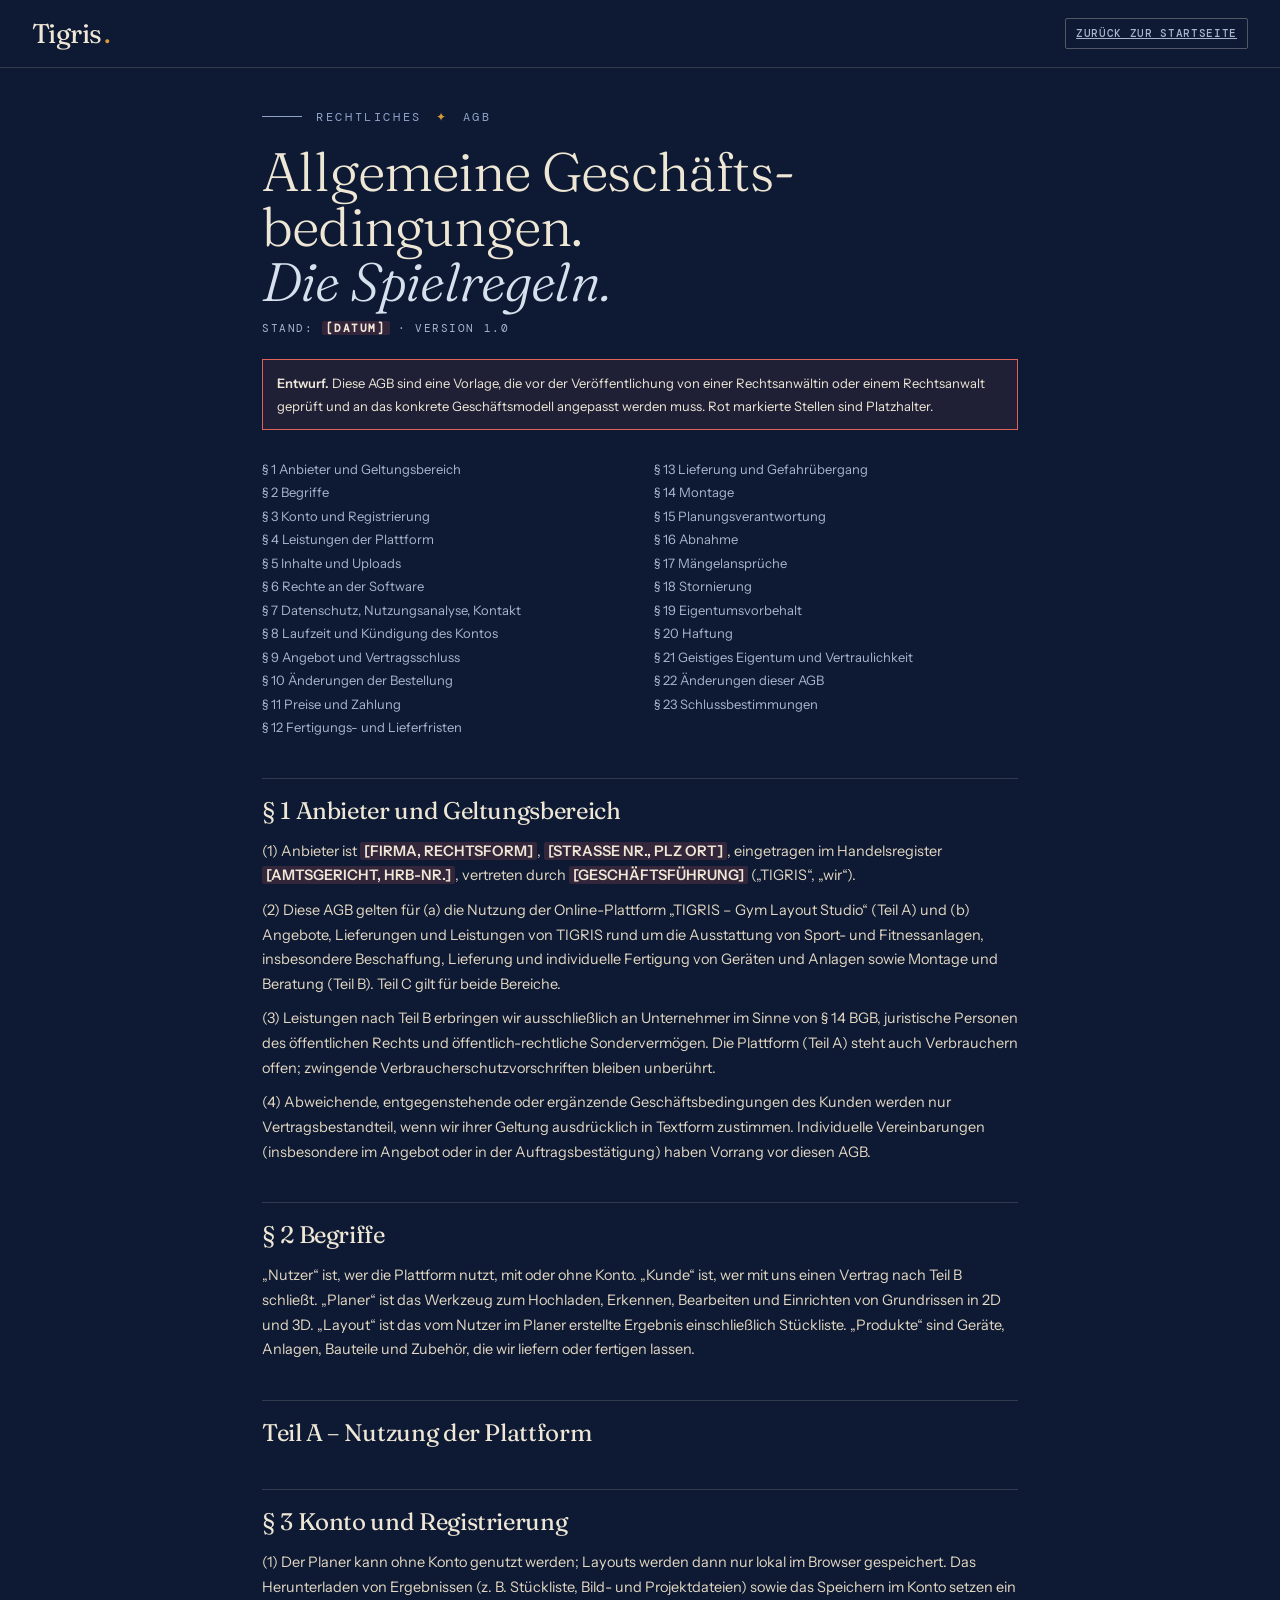
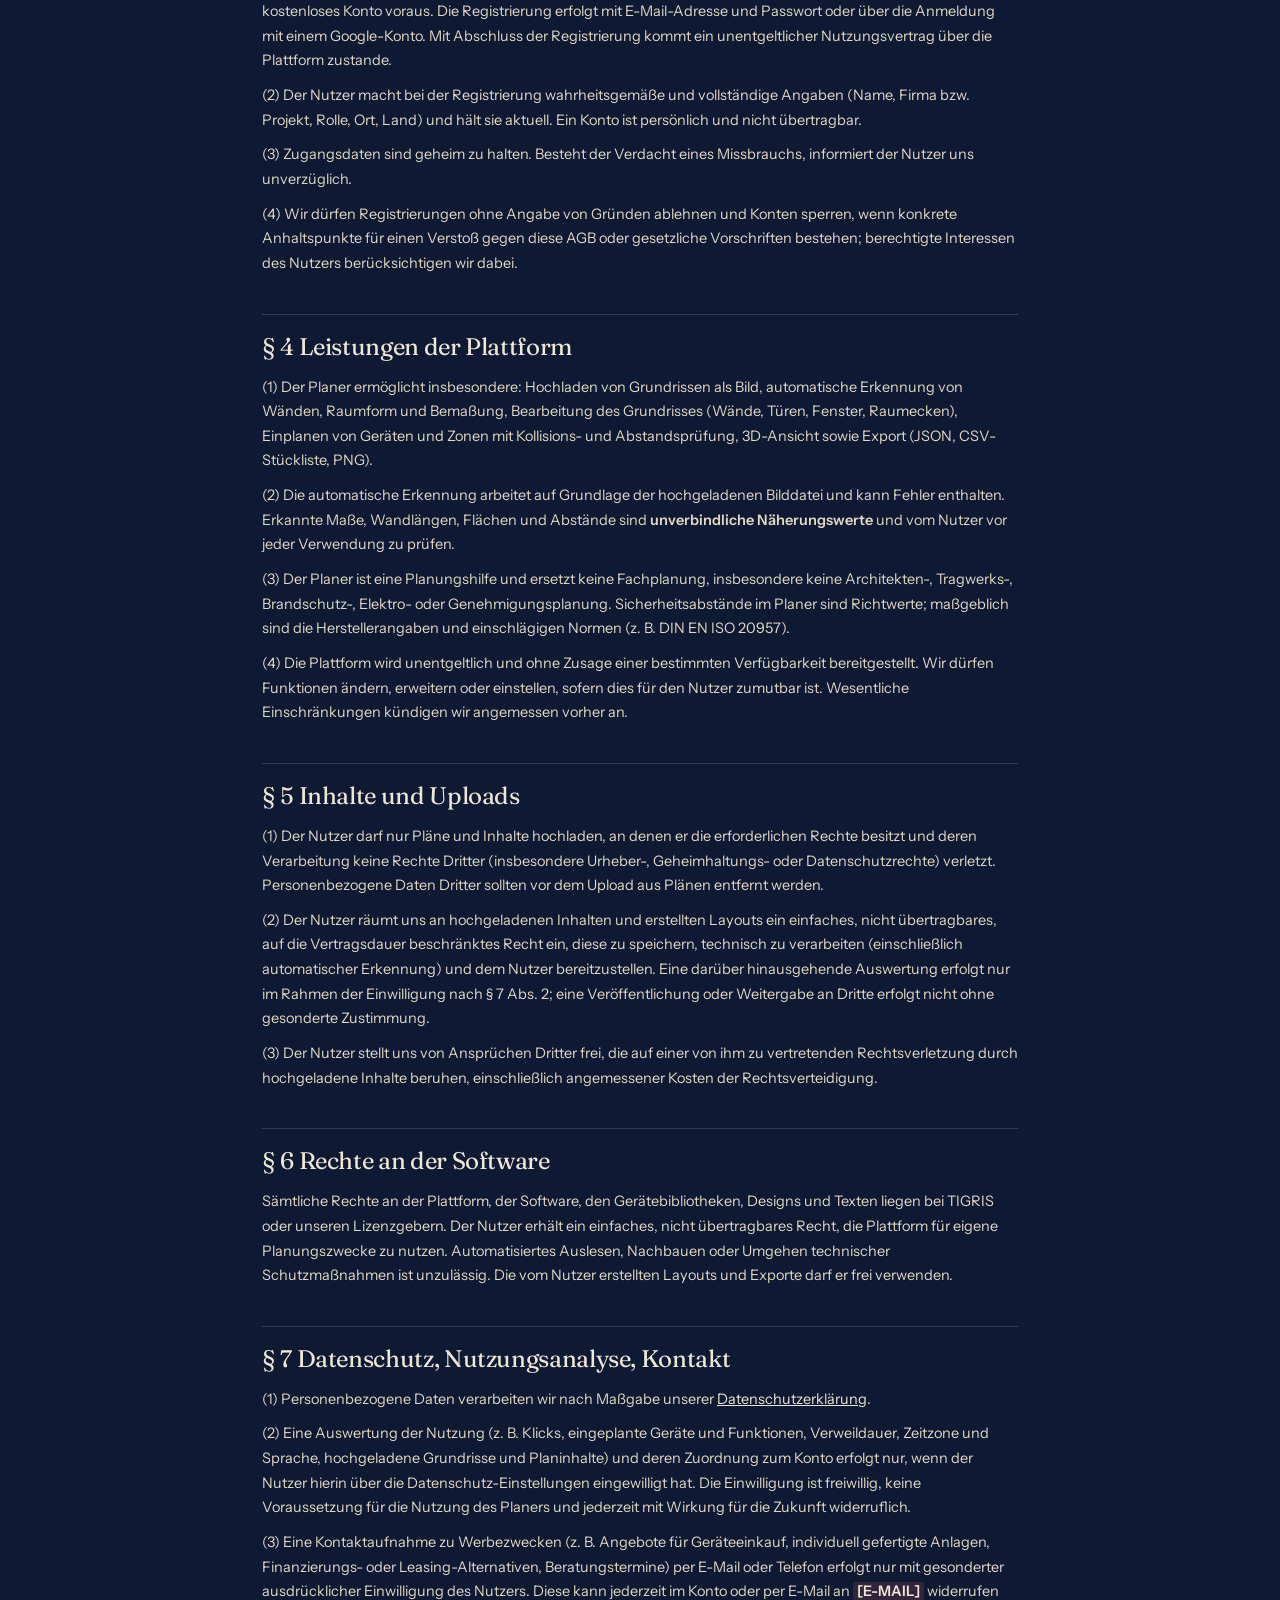
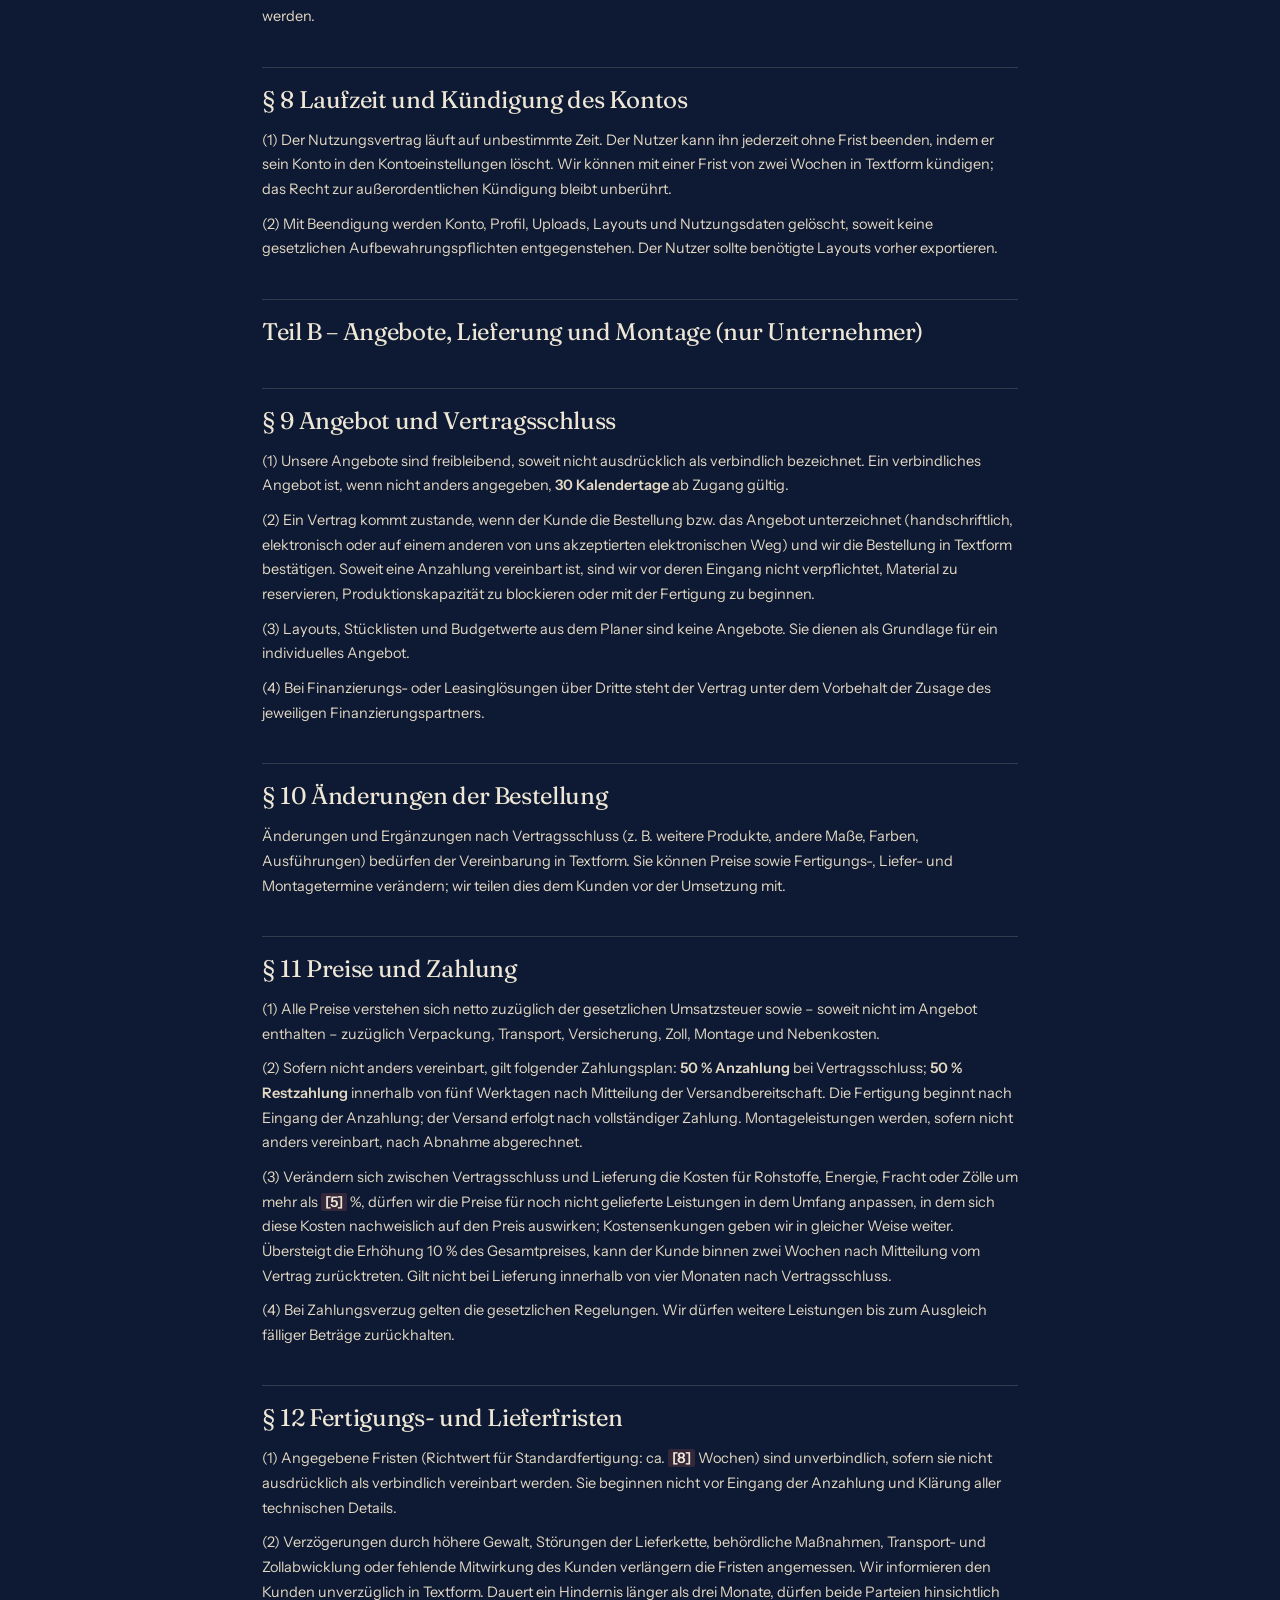
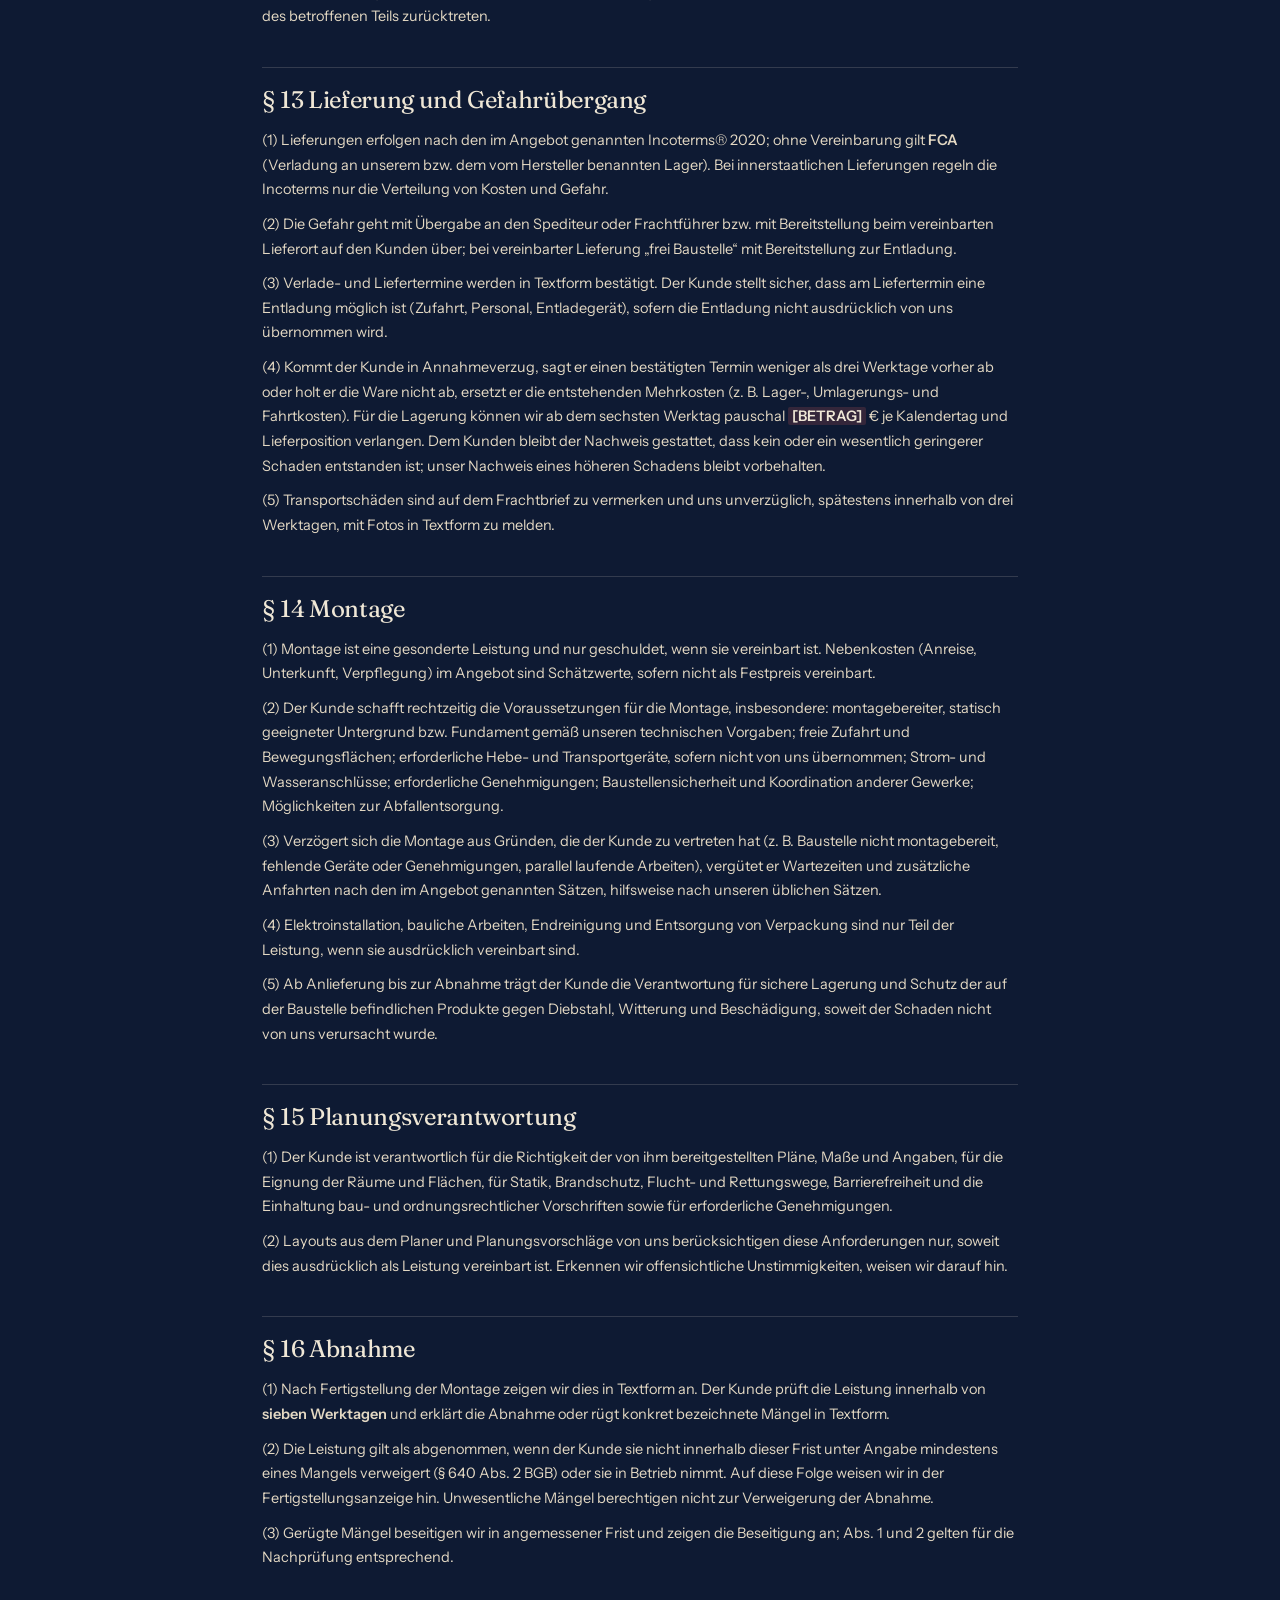
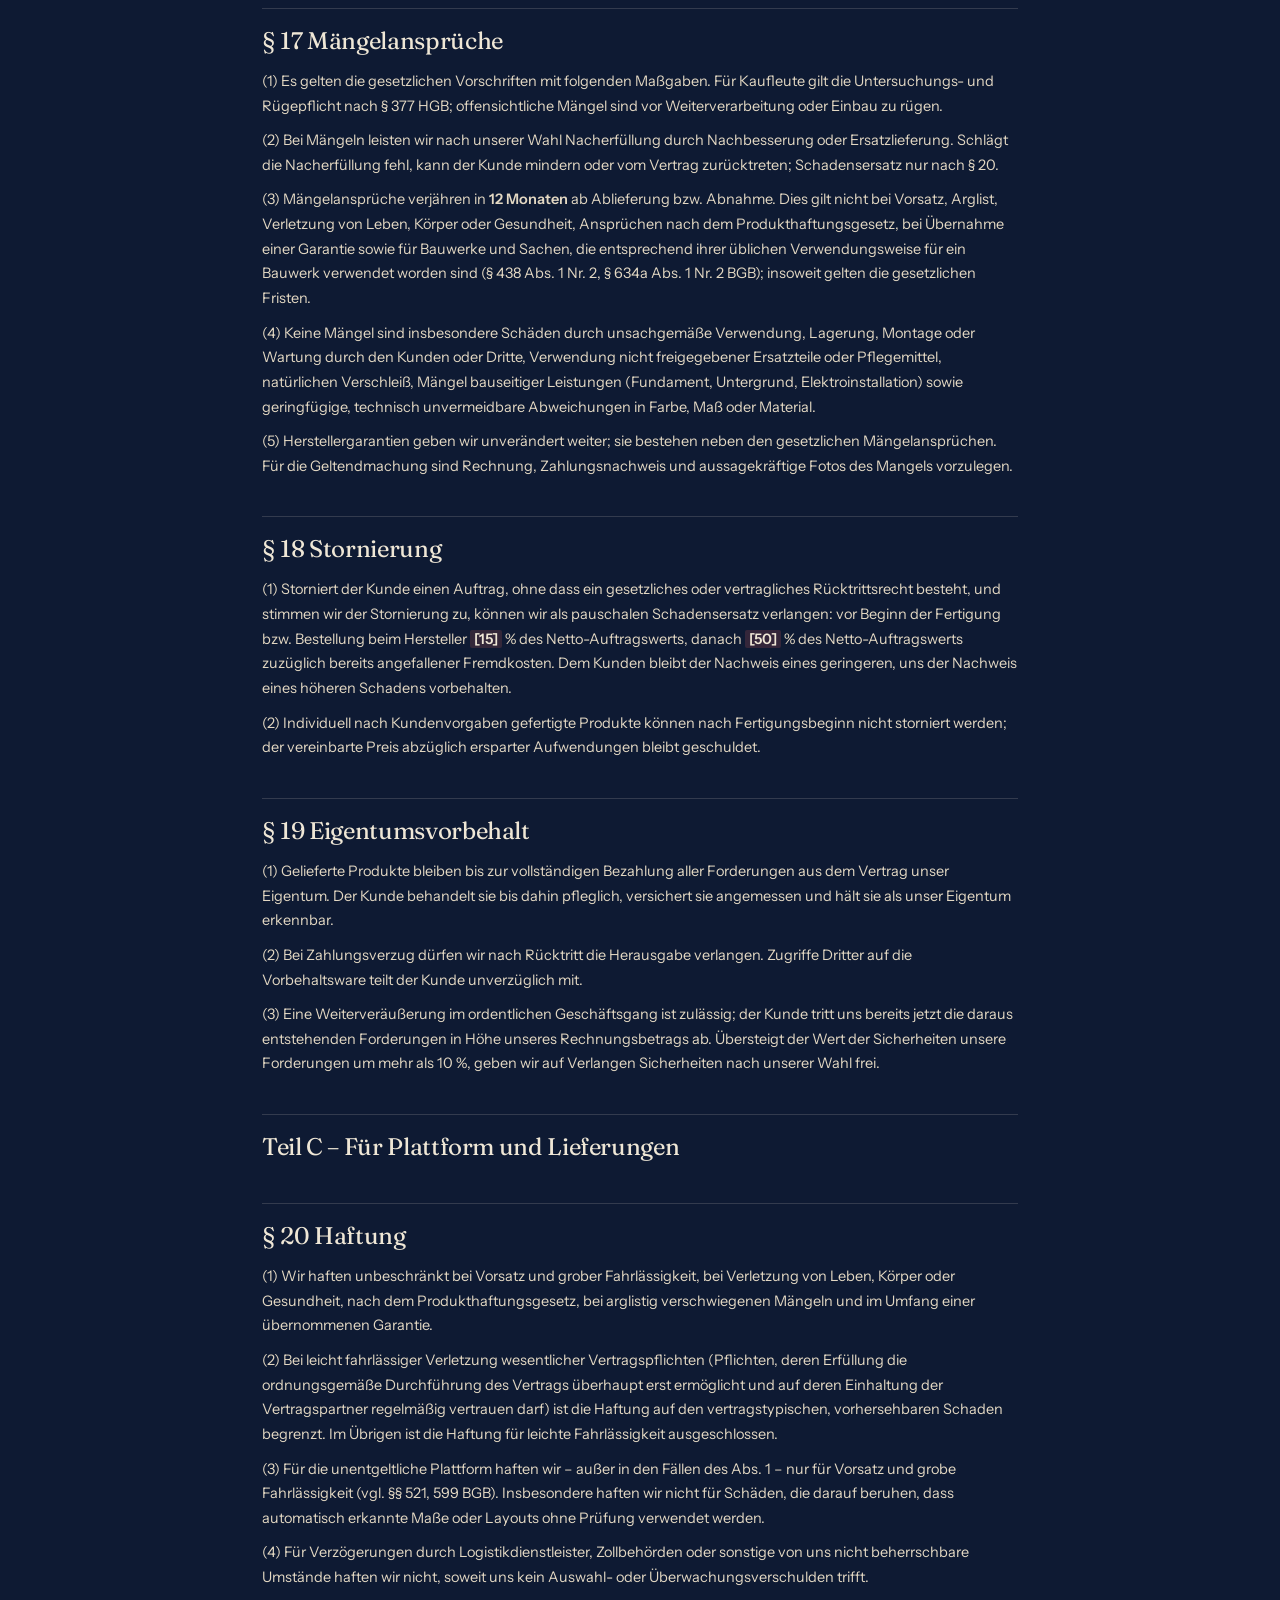
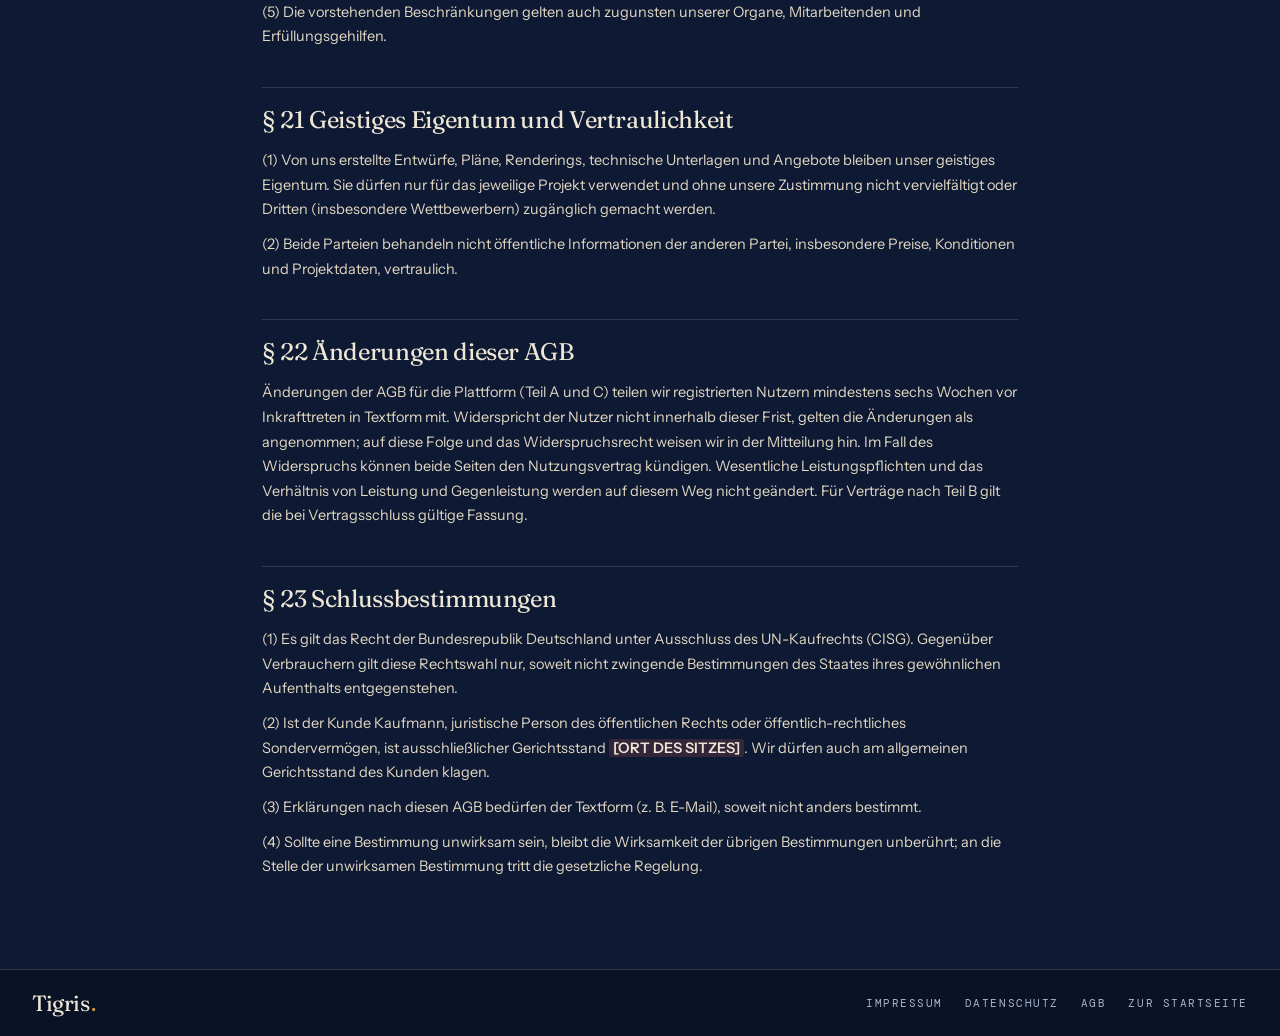
<file: agb.html>
<!DOCTYPE html>
<html lang="de">
<head>
<meta charset="utf-8">
<meta name="viewport" content="width=device-width,initial-scale=1">
<title>TIGRIS AGB</title>
<link rel="stylesheet" href="fonts.css">
<link rel="icon" type="image/svg+xml" href="assets/favicon.svg">
<link rel="stylesheet" href="base.css?v=8">
</head>
<body>
<div class="top"><a class="mark" href="./">Tigris<i class="dot">.</i></a><a href="./" class="btn sm ghost">Zurück zur Startseite</a></div>
<main class="legal">
<div class="kicker">Rechtliches <span class="spark">✦</span> AGB</div>
<h1>Allgemeine Geschäfts&shy;bedingungen.<br><em>Die Spielregeln.</em></h1>
<p class="meta">Stand: <span class="ph">[DATUM]</span> · Version 1.0</p>
<p class="draft"><b>Entwurf.</b> Diese AGB sind eine Vorlage, die vor der Veröffentlichung von einer Rechtsanwältin oder einem Rechtsanwalt geprüft und an das konkrete Geschäftsmodell angepasst werden muss. Rot markierte Stellen sind Platzhalter.</p>

<nav class="toc">
<a href="#a1">§ 1 Anbieter und Geltungsbereich</a><a href="#a2">§ 2 Begriffe</a>
<a href="#a3">§ 3 Konto und Registrierung</a><a href="#a4">§ 4 Leistungen der Plattform</a><a href="#a5">§ 5 Inhalte und Uploads</a><a href="#a6">§ 6 Rechte an der Software</a><a href="#a7">§ 7 Datenschutz, Nutzungsanalyse, Kontakt</a><a href="#a8">§ 8 Laufzeit und Kündigung des Kontos</a>
<a href="#a9">§ 9 Angebot und Vertragsschluss</a><a href="#a10">§ 10 Änderungen der Bestellung</a><a href="#a11">§ 11 Preise und Zahlung</a><a href="#a12">§ 12 Fertigungs- und Lieferfristen</a><a href="#a13">§ 13 Lieferung und Gefahrübergang</a><a href="#a14">§ 14 Montage</a><a href="#a15">§ 15 Planungsverantwortung</a><a href="#a16">§ 16 Abnahme</a><a href="#a17">§ 17 Mängelansprüche</a><a href="#a18">§ 18 Stornierung</a><a href="#a19">§ 19 Eigentumsvorbehalt</a>
<a href="#a20">§ 20 Haftung</a><a href="#a21">§ 21 Geistiges Eigentum und Vertraulichkeit</a><a href="#a22">§ 22 Änderungen dieser AGB</a><a href="#a23">§ 23 Schlussbestimmungen</a>
</nav>

<h2 id="a1">§ 1 Anbieter und Geltungsbereich</h2>
<p>(1) Anbieter ist <span class="ph">[FIRMA, RECHTSFORM]</span>, <span class="ph">[STRASSE NR., PLZ ORT]</span>, eingetragen im Handelsregister <span class="ph">[AMTSGERICHT, HRB-NR.]</span>, vertreten durch <span class="ph">[GESCHÄFTSFÜHRUNG]</span> („TIGRIS“, „wir“).</p>
<p>(2) Diese AGB gelten für (a) die Nutzung der Online-Plattform „TIGRIS – Gym Layout Studio“ (Teil A) und (b) Angebote, Lieferungen und Leistungen von TIGRIS rund um die Ausstattung von Sport- und Fitnessanlagen, insbesondere Beschaffung, Lieferung und individuelle Fertigung von Geräten und Anlagen sowie Montage und Beratung (Teil B). Teil C gilt für beide Bereiche.</p>
<p>(3) Leistungen nach Teil B erbringen wir ausschließlich an Unternehmer im Sinne von § 14 BGB, juristische Personen des öffentlichen Rechts und öffentlich-rechtliche Sondervermögen. Die Plattform (Teil A) steht auch Verbrauchern offen; zwingende Verbraucherschutzvorschriften bleiben unberührt.</p>
<p>(4) Abweichende, entgegenstehende oder ergänzende Geschäftsbedingungen des Kunden werden nur Vertragsbestandteil, wenn wir ihrer Geltung ausdrücklich in Textform zustimmen. Individuelle Vereinbarungen (insbesondere im Angebot oder in der Auftragsbestätigung) haben Vorrang vor diesen AGB.</p>

<h2 id="a2">§ 2 Begriffe</h2>
<p>„Nutzer“ ist, wer die Plattform nutzt, mit oder ohne Konto. „Kunde“ ist, wer mit uns einen Vertrag nach Teil B schließt. „Planer“ ist das Werkzeug zum Hochladen, Erkennen, Bearbeiten und Einrichten von Grundrissen in 2D und 3D. „Layout“ ist das vom Nutzer im Planer erstellte Ergebnis einschließlich Stückliste. „Produkte“ sind Geräte, Anlagen, Bauteile und Zubehör, die wir liefern oder fertigen lassen.</p>

<h2>Teil A – Nutzung der Plattform</h2>

<h2 id="a3">§ 3 Konto und Registrierung</h2>
<p>(1) Der Planer kann ohne Konto genutzt werden; Layouts werden dann nur lokal im Browser gespeichert. Das Herunterladen von Ergebnissen (z. B. Stückliste, Bild- und Projektdateien) sowie das Speichern im Konto setzen ein kostenloses Konto voraus. Die Registrierung erfolgt mit E-Mail-Adresse und Passwort oder über die Anmeldung mit einem Google-Konto. Mit Abschluss der Registrierung kommt ein unentgeltlicher Nutzungsvertrag über die Plattform zustande.</p>
<p>(2) Der Nutzer macht bei der Registrierung wahrheitsgemäße und vollständige Angaben (Name, Firma bzw. Projekt, Rolle, Ort, Land) und hält sie aktuell. Ein Konto ist persönlich und nicht übertragbar.</p>
<p>(3) Zugangsdaten sind geheim zu halten. Besteht der Verdacht eines Missbrauchs, informiert der Nutzer uns unverzüglich.</p>
<p>(4) Wir dürfen Registrierungen ohne Angabe von Gründen ablehnen und Konten sperren, wenn konkrete Anhaltspunkte für einen Verstoß gegen diese AGB oder gesetzliche Vorschriften bestehen; berechtigte Interessen des Nutzers berücksichtigen wir dabei.</p>

<h2 id="a4">§ 4 Leistungen der Plattform</h2>
<p>(1) Der Planer ermöglicht insbesondere: Hochladen von Grundrissen als Bild, automatische Erkennung von Wänden, Raumform und Bemaßung, Bearbeitung des Grundrisses (Wände, Türen, Fenster, Raumecken), Einplanen von Geräten und Zonen mit Kollisions- und Abstandsprüfung, 3D-Ansicht sowie Export (JSON, CSV-Stückliste, PNG).</p>
<p>(2) Die automatische Erkennung arbeitet auf Grundlage der hochgeladenen Bilddatei und kann Fehler enthalten. Erkannte Maße, Wandlängen, Flächen und Abstände sind <b>unverbindliche Näherungswerte</b> und vom Nutzer vor jeder Verwendung zu prüfen.</p>
<p>(3) Der Planer ist eine Planungshilfe und ersetzt keine Fachplanung, insbesondere keine Architekten-, Tragwerks-, Brandschutz-, Elektro- oder Genehmigungsplanung. Sicherheitsabstände im Planer sind Richtwerte; maßgeblich sind die Herstellerangaben und einschlägigen Normen (z. B. DIN EN ISO 20957).</p>
<p>(4) Die Plattform wird unentgeltlich und ohne Zusage einer bestimmten Verfügbarkeit bereitgestellt. Wir dürfen Funktionen ändern, erweitern oder einstellen, sofern dies für den Nutzer zumutbar ist. Wesentliche Einschränkungen kündigen wir angemessen vorher an.</p>

<h2 id="a5">§ 5 Inhalte und Uploads</h2>
<p>(1) Der Nutzer darf nur Pläne und Inhalte hochladen, an denen er die erforderlichen Rechte besitzt und deren Verarbeitung keine Rechte Dritter (insbesondere Urheber-, Geheimhaltungs- oder Datenschutzrechte) verletzt. Personenbezogene Daten Dritter sollten vor dem Upload aus Plänen entfernt werden.</p>
<p>(2) Der Nutzer räumt uns an hochgeladenen Inhalten und erstellten Layouts ein einfaches, nicht übertragbares, auf die Vertragsdauer beschränktes Recht ein, diese zu speichern, technisch zu verarbeiten (einschließlich automatischer Erkennung) und dem Nutzer bereitzustellen. Eine darüber hinausgehende Auswertung erfolgt nur im Rahmen der Einwilligung nach § 7 Abs. 2; eine Veröffentlichung oder Weitergabe an Dritte erfolgt nicht ohne gesonderte Zustimmung.</p>
<p>(3) Der Nutzer stellt uns von Ansprüchen Dritter frei, die auf einer von ihm zu vertretenden Rechtsverletzung durch hochgeladene Inhalte beruhen, einschließlich angemessener Kosten der Rechtsverteidigung.</p>

<h2 id="a6">§ 6 Rechte an der Software</h2>
<p>Sämtliche Rechte an der Plattform, der Software, den Gerätebibliotheken, Designs und Texten liegen bei TIGRIS oder unseren Lizenzgebern. Der Nutzer erhält ein einfaches, nicht übertragbares Recht, die Plattform für eigene Planungszwecke zu nutzen. Automatisiertes Auslesen, Nachbauen oder Umgehen technischer Schutzmaßnahmen ist unzulässig. Die vom Nutzer erstellten Layouts und Exporte darf er frei verwenden.</p>

<h2 id="a7">§ 7 Datenschutz, Nutzungsanalyse, Kontakt</h2>
<p>(1) Personenbezogene Daten verarbeiten wir nach Maßgabe unserer <a href="datenschutz.html">Datenschutzerklärung</a>.</p>
<p>(2) Eine Auswertung der Nutzung (z. B. Klicks, eingeplante Geräte und Funktionen, Verweildauer, Zeitzone und Sprache, hochgeladene Grundrisse und Planinhalte) und deren Zuordnung zum Konto erfolgt nur, wenn der Nutzer hierin über die Datenschutz-Einstellungen eingewilligt hat. Die Einwilligung ist freiwillig, keine Voraussetzung für die Nutzung des Planers und jederzeit mit Wirkung für die Zukunft widerruflich.</p>
<p>(3) Eine Kontaktaufnahme zu Werbezwecken (z. B. Angebote für Geräteeinkauf, individuell gefertigte Anlagen, Finanzierungs- oder Leasing-Alternativen, Beratungstermine) per E-Mail oder Telefon erfolgt nur mit gesonderter ausdrücklicher Einwilligung des Nutzers. Diese kann jederzeit im Konto oder per E-Mail an <span class="ph">[E-MAIL]</span> widerrufen werden.</p>

<h2 id="a8">§ 8 Laufzeit und Kündigung des Kontos</h2>
<p>(1) Der Nutzungsvertrag läuft auf unbestimmte Zeit. Der Nutzer kann ihn jederzeit ohne Frist beenden, indem er sein Konto in den Kontoeinstellungen löscht. Wir können mit einer Frist von zwei Wochen in Textform kündigen; das Recht zur außerordentlichen Kündigung bleibt unberührt.</p>
<p>(2) Mit Beendigung werden Konto, Profil, Uploads, Layouts und Nutzungsdaten gelöscht, soweit keine gesetzlichen Aufbewahrungspflichten entgegenstehen. Der Nutzer sollte benötigte Layouts vorher exportieren.</p>

<h2>Teil B – Angebote, Lieferung und Montage (nur Unternehmer)</h2>

<h2 id="a9">§ 9 Angebot und Vertragsschluss</h2>
<p>(1) Unsere Angebote sind freibleibend, soweit nicht ausdrücklich als verbindlich bezeichnet. Ein verbindliches Angebot ist, wenn nicht anders angegeben, <b>30 Kalendertage</b> ab Zugang gültig.</p>
<p>(2) Ein Vertrag kommt zustande, wenn der Kunde die Bestellung bzw. das Angebot unterzeichnet (handschriftlich, elektronisch oder auf einem anderen von uns akzeptierten elektronischen Weg) und wir die Bestellung in Textform bestätigen. Soweit eine Anzahlung vereinbart ist, sind wir vor deren Eingang nicht verpflichtet, Material zu reservieren, Produktionskapazität zu blockieren oder mit der Fertigung zu beginnen.</p>
<p>(3) Layouts, Stücklisten und Budgetwerte aus dem Planer sind keine Angebote. Sie dienen als Grundlage für ein individuelles Angebot.</p>
<p>(4) Bei Finanzierungs- oder Leasinglösungen über Dritte steht der Vertrag unter dem Vorbehalt der Zusage des jeweiligen Finanzierungspartners.</p>

<h2 id="a10">§ 10 Änderungen der Bestellung</h2>
<p>Änderungen und Ergänzungen nach Vertragsschluss (z. B. weitere Produkte, andere Maße, Farben, Ausführungen) bedürfen der Vereinbarung in Textform. Sie können Preise sowie Fertigungs-, Liefer- und Montagetermine verändern; wir teilen dies dem Kunden vor der Umsetzung mit.</p>

<h2 id="a11">§ 11 Preise und Zahlung</h2>
<p>(1) Alle Preise verstehen sich netto zuzüglich der gesetzlichen Umsatzsteuer sowie – soweit nicht im Angebot enthalten – zuzüglich Verpackung, Transport, Versicherung, Zoll, Montage und Nebenkosten.</p>
<p>(2) Sofern nicht anders vereinbart, gilt folgender Zahlungsplan: <b>50 % Anzahlung</b> bei Vertragsschluss; <b>50 % Restzahlung</b> innerhalb von fünf Werktagen nach Mitteilung der Versandbereitschaft. Die Fertigung beginnt nach Eingang der Anzahlung; der Versand erfolgt nach vollständiger Zahlung. Montageleistungen werden, sofern nicht anders vereinbart, nach Abnahme abgerechnet.</p>
<p>(3) Verändern sich zwischen Vertragsschluss und Lieferung die Kosten für Rohstoffe, Energie, Fracht oder Zölle um mehr als <span class="ph">[5]</span> %, dürfen wir die Preise für noch nicht gelieferte Leistungen in dem Umfang anpassen, in dem sich diese Kosten nachweislich auf den Preis auswirken; Kostensenkungen geben wir in gleicher Weise weiter. Übersteigt die Erhöhung 10 % des Gesamtpreises, kann der Kunde binnen zwei Wochen nach Mitteilung vom Vertrag zurücktreten. Gilt nicht bei Lieferung innerhalb von vier Monaten nach Vertragsschluss.</p>
<p>(4) Bei Zahlungsverzug gelten die gesetzlichen Regelungen. Wir dürfen weitere Leistungen bis zum Ausgleich fälliger Beträge zurückhalten.</p>

<h2 id="a12">§ 12 Fertigungs- und Lieferfristen</h2>
<p>(1) Angegebene Fristen (Richtwert für Standardfertigung: ca. <span class="ph">[8]</span> Wochen) sind unverbindlich, sofern sie nicht ausdrücklich als verbindlich vereinbart werden. Sie beginnen nicht vor Eingang der Anzahlung und Klärung aller technischen Details.</p>
<p>(2) Verzögerungen durch höhere Gewalt, Störungen der Lieferkette, behördliche Maßnahmen, Transport- und Zollabwicklung oder fehlende Mitwirkung des Kunden verlängern die Fristen angemessen. Wir informieren den Kunden unverzüglich in Textform. Dauert ein Hindernis länger als drei Monate, dürfen beide Parteien hinsichtlich des betroffenen Teils zurücktreten.</p>

<h2 id="a13">§ 13 Lieferung und Gefahrübergang</h2>
<p>(1) Lieferungen erfolgen nach den im Angebot genannten Incoterms® 2020; ohne Vereinbarung gilt <b>FCA</b> (Verladung an unserem bzw. dem vom Hersteller benannten Lager). Bei innerstaatlichen Lieferungen regeln die Incoterms nur die Verteilung von Kosten und Gefahr.</p>
<p>(2) Die Gefahr geht mit Übergabe an den Spediteur oder Frachtführer bzw. mit Bereitstellung beim vereinbarten Lieferort auf den Kunden über; bei vereinbarter Lieferung „frei Baustelle“ mit Bereitstellung zur Entladung.</p>
<p>(3) Verlade- und Liefertermine werden in Textform bestätigt. Der Kunde stellt sicher, dass am Liefertermin eine Entladung möglich ist (Zufahrt, Personal, Entladegerät), sofern die Entladung nicht ausdrücklich von uns übernommen wird.</p>
<p>(4) Kommt der Kunde in Annahmeverzug, sagt er einen bestätigten Termin weniger als drei Werktage vorher ab oder holt er die Ware nicht ab, ersetzt er die entstehenden Mehrkosten (z. B. Lager-, Umlagerungs- und Fahrtkosten). Für die Lagerung können wir ab dem sechsten Werktag pauschal <span class="ph">[BETRAG]</span> € je Kalendertag und Lieferposition verlangen. Dem Kunden bleibt der Nachweis gestattet, dass kein oder ein wesentlich geringerer Schaden entstanden ist; unser Nachweis eines höheren Schadens bleibt vorbehalten.</p>
<p>(5) Transportschäden sind auf dem Frachtbrief zu vermerken und uns unverzüglich, spätestens innerhalb von drei Werktagen, mit Fotos in Textform zu melden.</p>

<h2 id="a14">§ 14 Montage</h2>
<p>(1) Montage ist eine gesonderte Leistung und nur geschuldet, wenn sie vereinbart ist. Nebenkosten (Anreise, Unterkunft, Verpflegung) im Angebot sind Schätzwerte, sofern nicht als Festpreis vereinbart.</p>
<p>(2) Der Kunde schafft rechtzeitig die Voraussetzungen für die Montage, insbesondere: montagebereiter, statisch geeigneter Untergrund bzw. Fundament gemäß unseren technischen Vorgaben; freie Zufahrt und Bewegungsflächen; erforderliche Hebe- und Transportgeräte, sofern nicht von uns übernommen; Strom- und Wasseranschlüsse; erforderliche Genehmigungen; Baustellensicherheit und Koordination anderer Gewerke; Möglichkeiten zur Abfallentsorgung.</p>
<p>(3) Verzögert sich die Montage aus Gründen, die der Kunde zu vertreten hat (z. B. Baustelle nicht montagebereit, fehlende Geräte oder Genehmigungen, parallel laufende Arbeiten), vergütet er Wartezeiten und zusätzliche Anfahrten nach den im Angebot genannten Sätzen, hilfsweise nach unseren üblichen Sätzen.</p>
<p>(4) Elektroinstallation, bauliche Arbeiten, Endreinigung und Entsorgung von Verpackung sind nur Teil der Leistung, wenn sie ausdrücklich vereinbart sind.</p>
<p>(5) Ab Anlieferung bis zur Abnahme trägt der Kunde die Verantwortung für sichere Lagerung und Schutz der auf der Baustelle befindlichen Produkte gegen Diebstahl, Witterung und Beschädigung, soweit der Schaden nicht von uns verursacht wurde.</p>

<h2 id="a15">§ 15 Planungsverantwortung</h2>
<p>(1) Der Kunde ist verantwortlich für die Richtigkeit der von ihm bereitgestellten Pläne, Maße und Angaben, für die Eignung der Räume und Flächen, für Statik, Brandschutz, Flucht- und Rettungswege, Barrierefreiheit und die Einhaltung bau- und ordnungsrechtlicher Vorschriften sowie für erforderliche Genehmigungen.</p>
<p>(2) Layouts aus dem Planer und Planungsvorschläge von uns berücksichtigen diese Anforderungen nur, soweit dies ausdrücklich als Leistung vereinbart ist. Erkennen wir offensichtliche Unstimmigkeiten, weisen wir darauf hin.</p>

<h2 id="a16">§ 16 Abnahme</h2>
<p>(1) Nach Fertigstellung der Montage zeigen wir dies in Textform an. Der Kunde prüft die Leistung innerhalb von <b>sieben Werktagen</b> und erklärt die Abnahme oder rügt konkret bezeichnete Mängel in Textform.</p>
<p>(2) Die Leistung gilt als abgenommen, wenn der Kunde sie nicht innerhalb dieser Frist unter Angabe mindestens eines Mangels verweigert (§ 640 Abs. 2 BGB) oder sie in Betrieb nimmt. Auf diese Folge weisen wir in der Fertigstellungsanzeige hin. Unwesentliche Mängel berechtigen nicht zur Verweigerung der Abnahme.</p>
<p>(3) Gerügte Mängel beseitigen wir in angemessener Frist und zeigen die Beseitigung an; Abs. 1 und 2 gelten für die Nachprüfung entsprechend.</p>

<h2 id="a17">§ 17 Mängelansprüche</h2>
<p>(1) Es gelten die gesetzlichen Vorschriften mit folgenden Maßgaben. Für Kaufleute gilt die Untersuchungs- und Rügepflicht nach § 377 HGB; offensichtliche Mängel sind vor Weiterverarbeitung oder Einbau zu rügen.</p>
<p>(2) Bei Mängeln leisten wir nach unserer Wahl Nacherfüllung durch Nachbesserung oder Ersatzlieferung. Schlägt die Nacherfüllung fehl, kann der Kunde mindern oder vom Vertrag zurücktreten; Schadensersatz nur nach § 20.</p>
<p>(3) Mängelansprüche verjähren in <b>12 Monaten</b> ab Ablieferung bzw. Abnahme. Dies gilt nicht bei Vorsatz, Arglist, Verletzung von Leben, Körper oder Gesundheit, Ansprüchen nach dem Produkthaftungsgesetz, bei Übernahme einer Garantie sowie für Bauwerke und Sachen, die entsprechend ihrer üblichen Verwendungsweise für ein Bauwerk verwendet worden sind (§ 438 Abs. 1 Nr. 2, § 634a Abs. 1 Nr. 2 BGB); insoweit gelten die gesetzlichen Fristen.</p>
<p>(4) Keine Mängel sind insbesondere Schäden durch unsachgemäße Verwendung, Lagerung, Montage oder Wartung durch den Kunden oder Dritte, Verwendung nicht freigegebener Ersatzteile oder Pflegemittel, natürlichen Verschleiß, Mängel bauseitiger Leistungen (Fundament, Untergrund, Elektroinstallation) sowie geringfügige, technisch unvermeidbare Abweichungen in Farbe, Maß oder Material.</p>
<p>(5) Herstellergarantien geben wir unverändert weiter; sie bestehen neben den gesetzlichen Mängelansprüchen. Für die Geltendmachung sind Rechnung, Zahlungsnachweis und aussagekräftige Fotos des Mangels vorzulegen.</p>

<h2 id="a18">§ 18 Stornierung</h2>
<p>(1) Storniert der Kunde einen Auftrag, ohne dass ein gesetzliches oder vertragliches Rücktrittsrecht besteht, und stimmen wir der Stornierung zu, können wir als pauschalen Schadensersatz verlangen: vor Beginn der Fertigung bzw. Bestellung beim Hersteller <span class="ph">[15]</span> % des Netto-Auftragswerts, danach <span class="ph">[50]</span> % des Netto-Auftragswerts zuzüglich bereits angefallener Fremdkosten. Dem Kunden bleibt der Nachweis eines geringeren, uns der Nachweis eines höheren Schadens vorbehalten.</p>
<p>(2) Individuell nach Kundenvorgaben gefertigte Produkte können nach Fertigungsbeginn nicht storniert werden; der vereinbarte Preis abzüglich ersparter Aufwendungen bleibt geschuldet.</p>

<h2 id="a19">§ 19 Eigentumsvorbehalt</h2>
<p>(1) Gelieferte Produkte bleiben bis zur vollständigen Bezahlung aller Forderungen aus dem Vertrag unser Eigentum. Der Kunde behandelt sie bis dahin pfleglich, versichert sie angemessen und hält sie als unser Eigentum erkennbar.</p>
<p>(2) Bei Zahlungsverzug dürfen wir nach Rücktritt die Herausgabe verlangen. Zugriffe Dritter auf die Vorbehaltsware teilt der Kunde unverzüglich mit.</p>
<p>(3) Eine Weiterveräußerung im ordentlichen Geschäftsgang ist zulässig; der Kunde tritt uns bereits jetzt die daraus entstehenden Forderungen in Höhe unseres Rechnungsbetrags ab. Übersteigt der Wert der Sicherheiten unsere Forderungen um mehr als 10 %, geben wir auf Verlangen Sicherheiten nach unserer Wahl frei.</p>

<h2>Teil C – Für Plattform und Lieferungen</h2>

<h2 id="a20">§ 20 Haftung</h2>
<p>(1) Wir haften unbeschränkt bei Vorsatz und grober Fahrlässigkeit, bei Verletzung von Leben, Körper oder Gesundheit, nach dem Produkthaftungsgesetz, bei arglistig verschwiegenen Mängeln und im Umfang einer übernommenen Garantie.</p>
<p>(2) Bei leicht fahrlässiger Verletzung wesentlicher Vertragspflichten (Pflichten, deren Erfüllung die ordnungsgemäße Durchführung des Vertrags überhaupt erst ermöglicht und auf deren Einhaltung der Vertragspartner regelmäßig vertrauen darf) ist die Haftung auf den vertragstypischen, vorhersehbaren Schaden begrenzt. Im Übrigen ist die Haftung für leichte Fahrlässigkeit ausgeschlossen.</p>
<p>(3) Für die unentgeltliche Plattform haften wir – außer in den Fällen des Abs. 1 – nur für Vorsatz und grobe Fahrlässigkeit (vgl. §§ 521, 599 BGB). Insbesondere haften wir nicht für Schäden, die darauf beruhen, dass automatisch erkannte Maße oder Layouts ohne Prüfung verwendet werden.</p>
<p>(4) Für Verzögerungen durch Logistikdienstleister, Zollbehörden oder sonstige von uns nicht beherrschbare Umstände haften wir nicht, soweit uns kein Auswahl- oder Überwachungsverschulden trifft.</p>
<p>(5) Die vorstehenden Beschränkungen gelten auch zugunsten unserer Organe, Mitarbeitenden und Erfüllungsgehilfen.</p>

<h2 id="a21">§ 21 Geistiges Eigentum und Vertraulichkeit</h2>
<p>(1) Von uns erstellte Entwürfe, Pläne, Renderings, technische Unterlagen und Angebote bleiben unser geistiges Eigentum. Sie dürfen nur für das jeweilige Projekt verwendet und ohne unsere Zustimmung nicht vervielfältigt oder Dritten (insbesondere Wettbewerbern) zugänglich gemacht werden.</p>
<p>(2) Beide Parteien behandeln nicht öffentliche Informationen der anderen Partei, insbesondere Preise, Konditionen und Projektdaten, vertraulich.</p>

<h2 id="a22">§ 22 Änderungen dieser AGB</h2>
<p>Änderungen der AGB für die Plattform (Teil A und C) teilen wir registrierten Nutzern mindestens sechs Wochen vor Inkrafttreten in Textform mit. Widerspricht der Nutzer nicht innerhalb dieser Frist, gelten die Änderungen als angenommen; auf diese Folge und das Widerspruchsrecht weisen wir in der Mitteilung hin. Im Fall des Widerspruchs können beide Seiten den Nutzungsvertrag kündigen. Wesentliche Leistungspflichten und das Verhältnis von Leistung und Gegenleistung werden auf diesem Weg nicht geändert. Für Verträge nach Teil B gilt die bei Vertragsschluss gültige Fassung.</p>

<h2 id="a23">§ 23 Schlussbestimmungen</h2>
<p>(1) Es gilt das Recht der Bundesrepublik Deutschland unter Ausschluss des UN-Kaufrechts (CISG). Gegenüber Verbrauchern gilt diese Rechtswahl nur, soweit nicht zwingende Bestimmungen des Staates ihres gewöhnlichen Aufenthalts entgegenstehen.</p>
<p>(2) Ist der Kunde Kaufmann, juristische Person des öffentlichen Rechts oder öffentlich-rechtliches Sondervermögen, ist ausschließlicher Gerichtsstand <span class="ph">[ORT DES SITZES]</span>. Wir dürfen auch am allgemeinen Gerichtsstand des Kunden klagen.</p>
<p>(3) Erklärungen nach diesen AGB bedürfen der Textform (z. B. E-Mail), soweit nicht anders bestimmt.</p>
<p>(4) Sollte eine Bestimmung unwirksam sein, bleibt die Wirksamkeit der übrigen Bestimmungen unberührt; an die Stelle der unwirksamen Bestimmung tritt die gesetzliche Regelung.</p>
</main>
<footer class="lf"><a class="mark" href="./">Tigris<i class="dot">.</i></a><a href="impressum.html">Impressum</a><a href="datenschutz.html">Datenschutz</a><a href="agb.html">AGB</a><a href="./">Zur Startseite</a></footer>
</body>
</html>
</file>
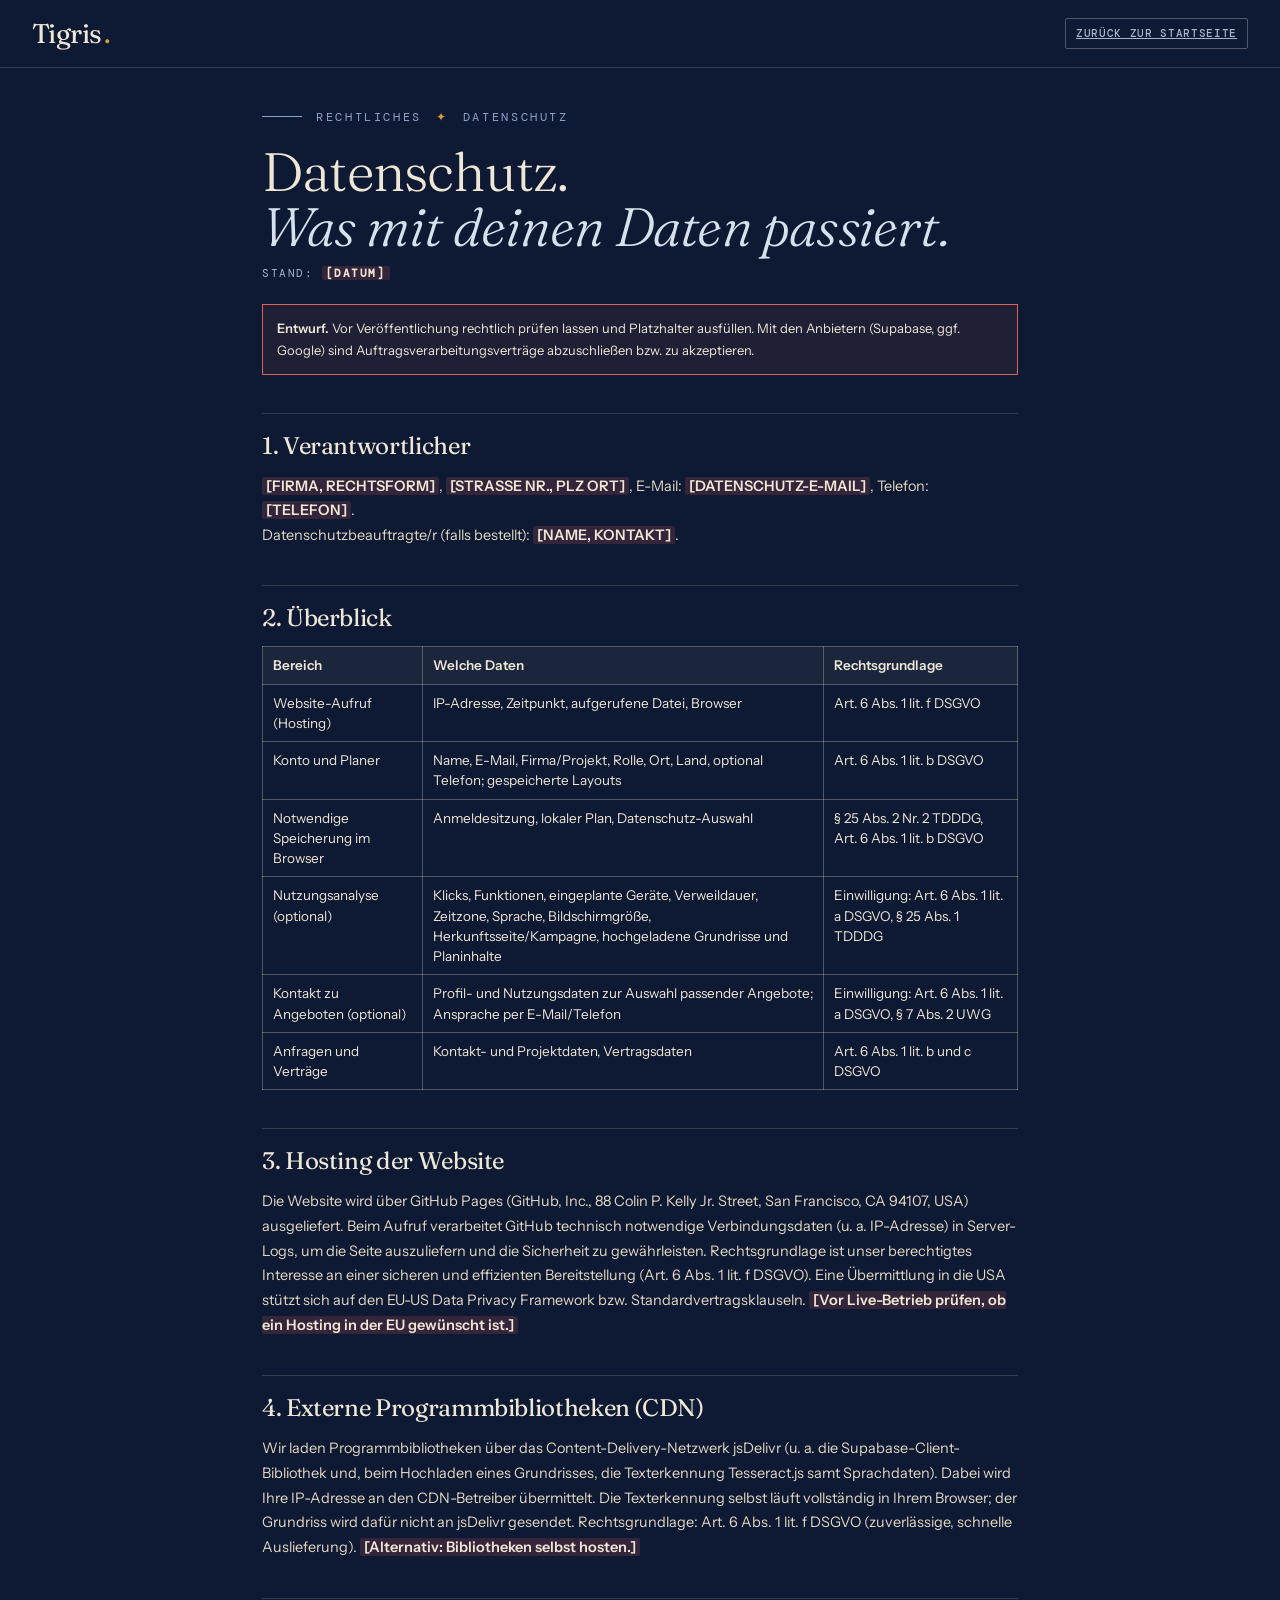
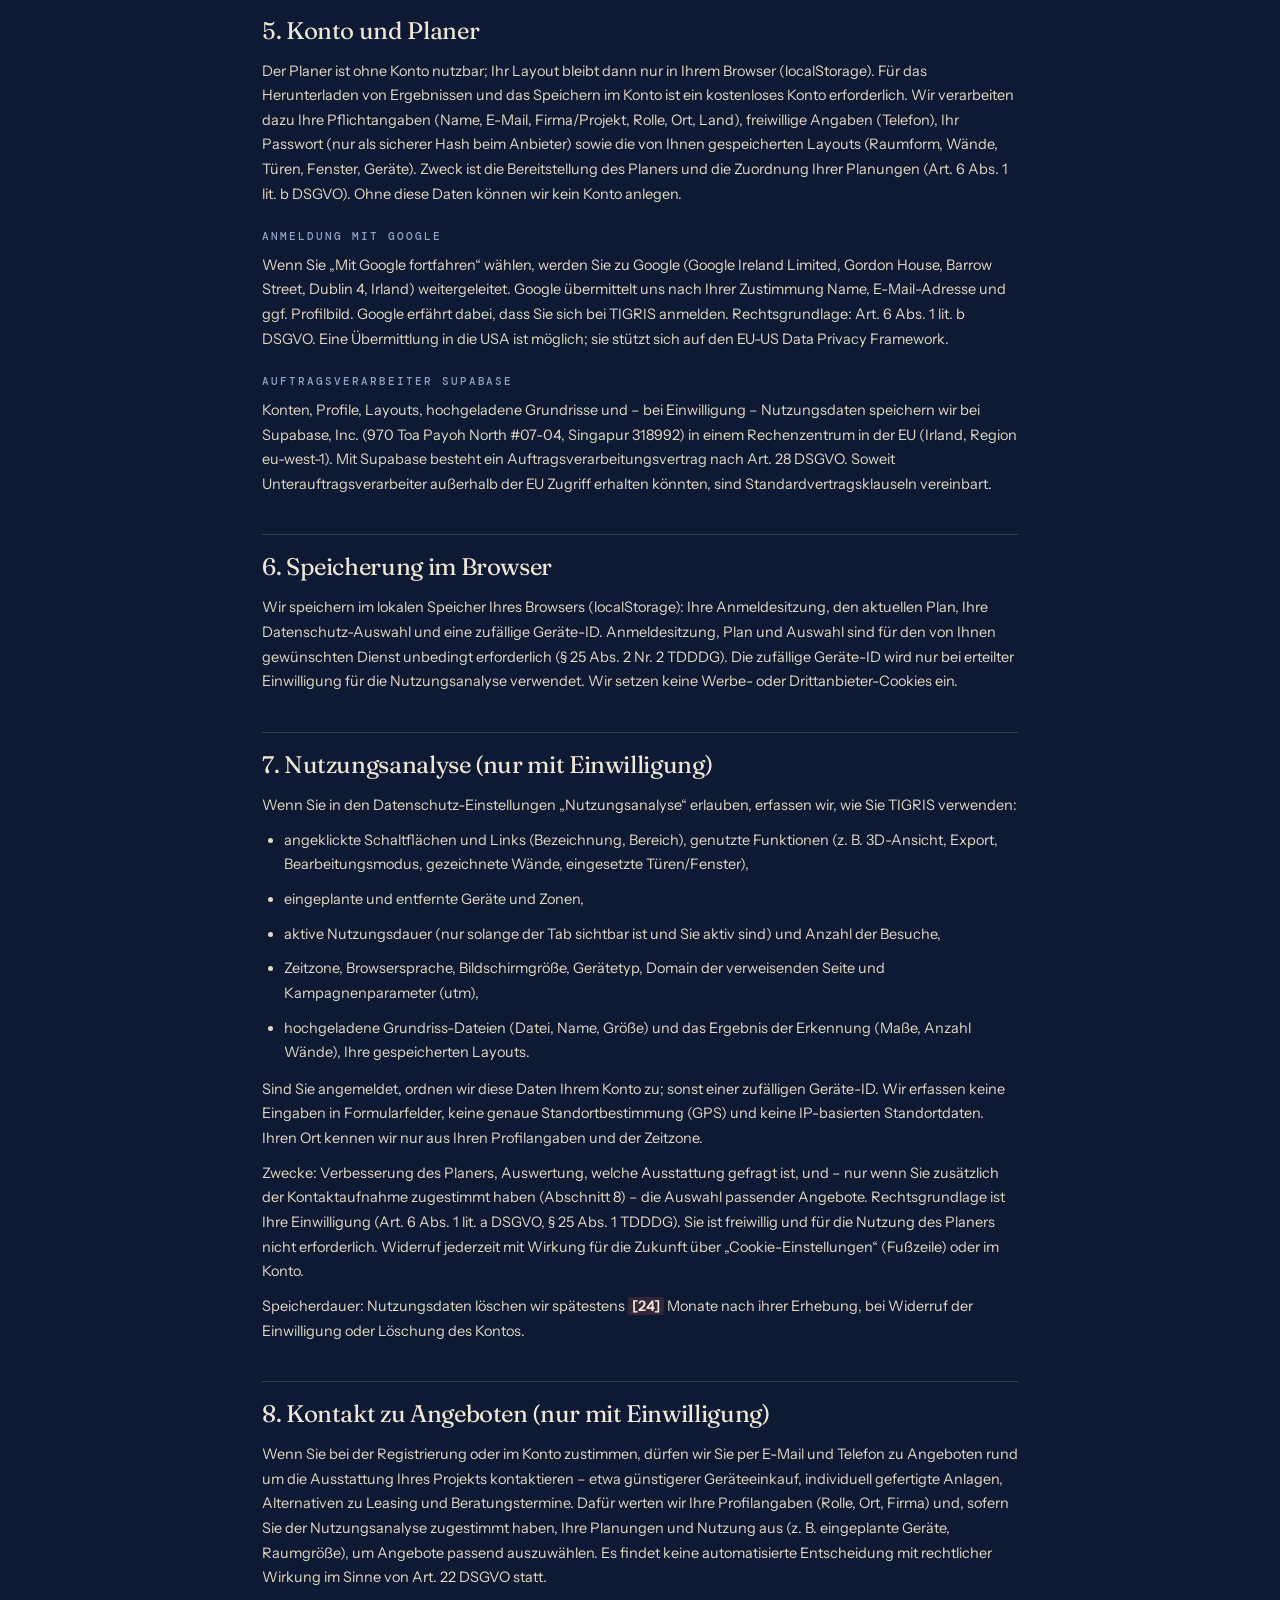
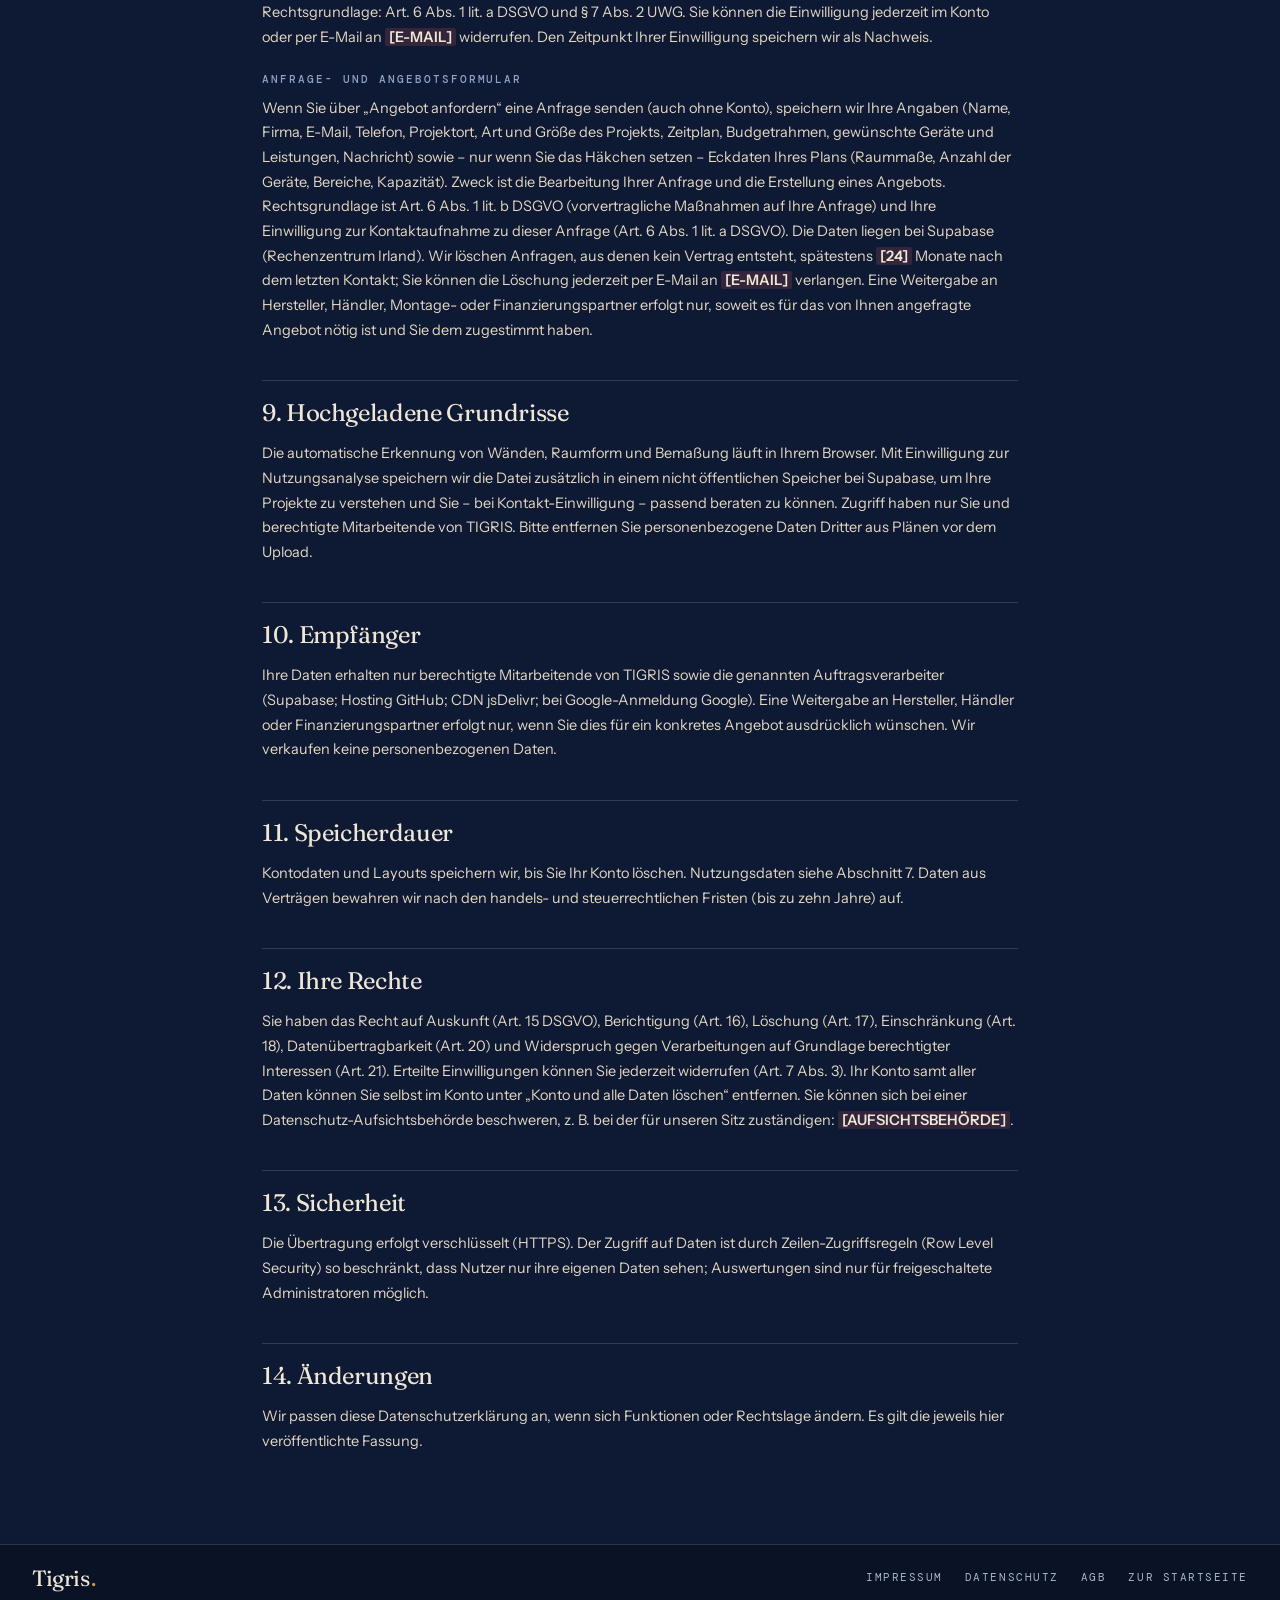
<file: datenschutz.html>
<!DOCTYPE html>
<html lang="de">
<head>
<meta charset="utf-8">
<meta name="viewport" content="width=device-width,initial-scale=1">
<title>TIGRIS Datenschutz</title>
<link rel="stylesheet" href="fonts.css">
<link rel="icon" type="image/svg+xml" href="assets/favicon.svg">
<link rel="stylesheet" href="base.css?v=8">
</head>
<body>
<div class="top"><a class="mark" href="./">Tigris<i class="dot">.</i></a><a href="./" class="btn sm ghost">Zurück zur Startseite</a></div>
<main class="legal">
<div class="kicker">Rechtliches <span class="spark">✦</span> Datenschutz</div>
<h1>Datenschutz.<br><em>Was mit deinen Daten passiert.</em></h1>
<p class="meta">Stand: <span class="ph">[DATUM]</span></p>
<p class="draft"><b>Entwurf.</b> Vor Veröffentlichung rechtlich prüfen lassen und Platzhalter ausfüllen. Mit den Anbietern (Supabase, ggf. Google) sind Auftragsverarbeitungsverträge abzuschließen bzw. zu akzeptieren.</p>

<h2>1. Verantwortlicher</h2>
<p><span class="ph">[FIRMA, RECHTSFORM]</span>, <span class="ph">[STRASSE NR., PLZ ORT]</span>, E-Mail: <span class="ph">[DATENSCHUTZ-E-MAIL]</span>, Telefon: <span class="ph">[TELEFON]</span>.<br>
Datenschutzbeauftragte/r (falls bestellt): <span class="ph">[NAME, KONTAKT]</span>.</p>

<h2>2. Überblick</h2>
<table>
<tr><th>Bereich</th><th>Welche Daten</th><th>Rechtsgrundlage</th></tr>
<tr><td>Website-Aufruf (Hosting)</td><td>IP-Adresse, Zeitpunkt, aufgerufene Datei, Browser</td><td>Art. 6 Abs. 1 lit. f DSGVO</td></tr>
<tr><td>Konto und Planer</td><td>Name, E-Mail, Firma/Projekt, Rolle, Ort, Land, optional Telefon; gespeicherte Layouts</td><td>Art. 6 Abs. 1 lit. b DSGVO</td></tr>
<tr><td>Notwendige Speicherung im Browser</td><td>Anmeldesitzung, lokaler Plan, Datenschutz-Auswahl</td><td>§ 25 Abs. 2 Nr. 2 TDDDG, Art. 6 Abs. 1 lit. b DSGVO</td></tr>
<tr><td>Nutzungsanalyse (optional)</td><td>Klicks, Funktionen, eingeplante Geräte, Verweildauer, Zeitzone, Sprache, Bildschirmgröße, Herkunftsseite/Kampagne, hochgeladene Grundrisse und Planinhalte</td><td>Einwilligung: Art. 6 Abs. 1 lit. a DSGVO, § 25 Abs. 1 TDDDG</td></tr>
<tr><td>Kontakt zu Angeboten (optional)</td><td>Profil- und Nutzungsdaten zur Auswahl passender Angebote; Ansprache per E-Mail/Telefon</td><td>Einwilligung: Art. 6 Abs. 1 lit. a DSGVO, § 7 Abs. 2 UWG</td></tr>
<tr><td>Anfragen und Verträge</td><td>Kontakt- und Projektdaten, Vertragsdaten</td><td>Art. 6 Abs. 1 lit. b und c DSGVO</td></tr>
</table>

<h2>3. Hosting der Website</h2>
<p>Die Website wird über GitHub Pages (GitHub, Inc., 88 Colin P. Kelly Jr. Street, San Francisco, CA 94107, USA) ausgeliefert. Beim Aufruf verarbeitet GitHub technisch notwendige Verbindungsdaten (u. a. IP-Adresse) in Server-Logs, um die Seite auszuliefern und die Sicherheit zu gewährleisten. Rechtsgrundlage ist unser berechtigtes Interesse an einer sicheren und effizienten Bereitstellung (Art. 6 Abs. 1 lit. f DSGVO). Eine Übermittlung in die USA stützt sich auf den EU-US Data Privacy Framework bzw. Standardvertragsklauseln. <span class="ph">[Vor Live-Betrieb prüfen, ob ein Hosting in der EU gewünscht ist.]</span></p>

<h2>4. Externe Programmbibliotheken (CDN)</h2>
<p>Wir laden Programmbibliotheken über das Content-Delivery-Netzwerk jsDelivr (u. a. die Supabase-Client-Bibliothek und, beim Hochladen eines Grundrisses, die Texterkennung Tesseract.js samt Sprachdaten). Dabei wird Ihre IP-Adresse an den CDN-Betreiber übermittelt. Die Texterkennung selbst läuft vollständig in Ihrem Browser; der Grundriss wird dafür nicht an jsDelivr gesendet. Rechtsgrundlage: Art. 6 Abs. 1 lit. f DSGVO (zuverlässige, schnelle Auslieferung). <span class="ph">[Alternativ: Bibliotheken selbst hosten.]</span></p>

<h2>5. Konto und Planer</h2>
<p>Der Planer ist ohne Konto nutzbar; Ihr Layout bleibt dann nur in Ihrem Browser (localStorage). Für das Herunterladen von Ergebnissen und das Speichern im Konto ist ein kostenloses Konto erforderlich. Wir verarbeiten dazu Ihre Pflichtangaben (Name, E-Mail, Firma/Projekt, Rolle, Ort, Land), freiwillige Angaben (Telefon), Ihr Passwort (nur als sicherer Hash beim Anbieter) sowie die von Ihnen gespeicherten Layouts (Raumform, Wände, Türen, Fenster, Geräte). Zweck ist die Bereitstellung des Planers und die Zuordnung Ihrer Planungen (Art. 6 Abs. 1 lit. b DSGVO). Ohne diese Daten können wir kein Konto anlegen.</p>
<h3>Anmeldung mit Google</h3>
<p>Wenn Sie „Mit Google fortfahren“ wählen, werden Sie zu Google (Google Ireland Limited, Gordon House, Barrow Street, Dublin 4, Irland) weitergeleitet. Google übermittelt uns nach Ihrer Zustimmung Name, E-Mail-Adresse und ggf. Profilbild. Google erfährt dabei, dass Sie sich bei TIGRIS anmelden. Rechtsgrundlage: Art. 6 Abs. 1 lit. b DSGVO. Eine Übermittlung in die USA ist möglich; sie stützt sich auf den EU-US Data Privacy Framework.</p>
<h3>Auftragsverarbeiter Supabase</h3>
<p>Konten, Profile, Layouts, hochgeladene Grundrisse und – bei Einwilligung – Nutzungsdaten speichern wir bei Supabase, Inc. (970 Toa Payoh North #07-04, Singapur 318992) in einem Rechenzentrum in der EU (Irland, Region eu-west-1). Mit Supabase besteht ein Auftragsverarbeitungsvertrag nach Art. 28 DSGVO. Soweit Unterauftragsverarbeiter außerhalb der EU Zugriff erhalten könnten, sind Standardvertragsklauseln vereinbart.</p>

<h2>6. Speicherung im Browser</h2>
<p>Wir speichern im lokalen Speicher Ihres Browsers (localStorage): Ihre Anmeldesitzung, den aktuellen Plan, Ihre Datenschutz-Auswahl und eine zufällige Geräte-ID. Anmeldesitzung, Plan und Auswahl sind für den von Ihnen gewünschten Dienst unbedingt erforderlich (§ 25 Abs. 2 Nr. 2 TDDDG). Die zufällige Geräte-ID wird nur bei erteilter Einwilligung für die Nutzungsanalyse verwendet. Wir setzen keine Werbe- oder Drittanbieter-Cookies ein.</p>

<h2>7. Nutzungsanalyse (nur mit Einwilligung)</h2>
<p>Wenn Sie in den Datenschutz-Einstellungen „Nutzungsanalyse“ erlauben, erfassen wir, wie Sie TIGRIS verwenden:</p>
<ul>
<li>angeklickte Schaltflächen und Links (Bezeichnung, Bereich), genutzte Funktionen (z. B. 3D-Ansicht, Export, Bearbeitungsmodus, gezeichnete Wände, eingesetzte Türen/Fenster),</li>
<li>eingeplante und entfernte Geräte und Zonen,</li>
<li>aktive Nutzungsdauer (nur solange der Tab sichtbar ist und Sie aktiv sind) und Anzahl der Besuche,</li>
<li>Zeitzone, Browsersprache, Bildschirmgröße, Gerätetyp, Domain der verweisenden Seite und Kampagnenparameter (utm),</li>
<li>hochgeladene Grundriss-Dateien (Datei, Name, Größe) und das Ergebnis der Erkennung (Maße, Anzahl Wände), Ihre gespeicherten Layouts.</li>
</ul>
<p>Sind Sie angemeldet, ordnen wir diese Daten Ihrem Konto zu; sonst einer zufälligen Geräte-ID. Wir erfassen keine Eingaben in Formularfelder, keine genaue Standortbestimmung (GPS) und keine IP-basierten Standortdaten. Ihren Ort kennen wir nur aus Ihren Profilangaben und der Zeitzone.</p>
<p>Zwecke: Verbesserung des Planers, Auswertung, welche Ausstattung gefragt ist, und – nur wenn Sie zusätzlich der Kontaktaufnahme zugestimmt haben (Abschnitt 8) – die Auswahl passender Angebote. Rechtsgrundlage ist Ihre Einwilligung (Art. 6 Abs. 1 lit. a DSGVO, § 25 Abs. 1 TDDDG). Sie ist freiwillig und für die Nutzung des Planers nicht erforderlich. Widerruf jederzeit mit Wirkung für die Zukunft über „Cookie-Einstellungen“ (Fußzeile) oder im Konto.</p>
<p>Speicherdauer: Nutzungsdaten löschen wir spätestens <span class="ph">[24]</span> Monate nach ihrer Erhebung, bei Widerruf der Einwilligung oder Löschung des Kontos.</p>

<h2>8. Kontakt zu Angeboten (nur mit Einwilligung)</h2>
<p>Wenn Sie bei der Registrierung oder im Konto zustimmen, dürfen wir Sie per E-Mail und Telefon zu Angeboten rund um die Ausstattung Ihres Projekts kontaktieren – etwa günstigerer Geräteeinkauf, individuell gefertigte Anlagen, Alternativen zu Leasing und Beratungstermine. Dafür werten wir Ihre Profilangaben (Rolle, Ort, Firma) und, sofern Sie der Nutzungsanalyse zugestimmt haben, Ihre Planungen und Nutzung aus (z. B. eingeplante Geräte, Raumgröße), um Angebote passend auszuwählen. Es findet keine automatisierte Entscheidung mit rechtlicher Wirkung im Sinne von Art. 22 DSGVO statt.</p>
<p>Rechtsgrundlage: Art. 6 Abs. 1 lit. a DSGVO und § 7 Abs. 2 UWG. Sie können die Einwilligung jederzeit im Konto oder per E-Mail an <span class="ph">[E-MAIL]</span> widerrufen. Den Zeitpunkt Ihrer Einwilligung speichern wir als Nachweis.</p>

<h3>Anfrage- und Angebotsformular</h3>
<p>Wenn Sie über „Angebot anfordern“ eine Anfrage senden (auch ohne Konto), speichern wir Ihre Angaben (Name, Firma, E-Mail, Telefon, Projektort, Art und Größe des Projekts, Zeitplan, Budgetrahmen, gewünschte Geräte und Leistungen, Nachricht) sowie – nur wenn Sie das Häkchen setzen – Eckdaten Ihres Plans (Raummaße, Anzahl der Geräte, Bereiche, Kapazität). Zweck ist die Bearbeitung Ihrer Anfrage und die Erstellung eines Angebots. Rechtsgrundlage ist Art. 6 Abs. 1 lit. b DSGVO (vorvertragliche Maßnahmen auf Ihre Anfrage) und Ihre Einwilligung zur Kontaktaufnahme zu dieser Anfrage (Art. 6 Abs. 1 lit. a DSGVO). Die Daten liegen bei Supabase (Rechenzentrum Irland). Wir löschen Anfragen, aus denen kein Vertrag entsteht, spätestens <span class="ph">[24]</span> Monate nach dem letzten Kontakt; Sie können die Löschung jederzeit per E-Mail an <span class="ph">[E-MAIL]</span> verlangen. Eine Weitergabe an Hersteller, Händler, Montage- oder Finanzierungspartner erfolgt nur, soweit es für das von Ihnen angefragte Angebot nötig ist und Sie dem zugestimmt haben.</p>

<h2>9. Hochgeladene Grundrisse</h2>
<p>Die automatische Erkennung von Wänden, Raumform und Bemaßung läuft in Ihrem Browser. Mit Einwilligung zur Nutzungsanalyse speichern wir die Datei zusätzlich in einem nicht öffentlichen Speicher bei Supabase, um Ihre Projekte zu verstehen und Sie – bei Kontakt-Einwilligung – passend beraten zu können. Zugriff haben nur Sie und berechtigte Mitarbeitende von TIGRIS. Bitte entfernen Sie personenbezogene Daten Dritter aus Plänen vor dem Upload.</p>

<h2>10. Empfänger</h2>
<p>Ihre Daten erhalten nur berechtigte Mitarbeitende von TIGRIS sowie die genannten Auftragsverarbeiter (Supabase; Hosting GitHub; CDN jsDelivr; bei Google-Anmeldung Google). Eine Weitergabe an Hersteller, Händler oder Finanzierungspartner erfolgt nur, wenn Sie dies für ein konkretes Angebot ausdrücklich wünschen. Wir verkaufen keine personenbezogenen Daten.</p>

<h2>11. Speicherdauer</h2>
<p>Kontodaten und Layouts speichern wir, bis Sie Ihr Konto löschen. Nutzungsdaten siehe Abschnitt 7. Daten aus Verträgen bewahren wir nach den handels- und steuerrechtlichen Fristen (bis zu zehn Jahre) auf.</p>

<h2>12. Ihre Rechte</h2>
<p>Sie haben das Recht auf Auskunft (Art. 15 DSGVO), Berichtigung (Art. 16), Löschung (Art. 17), Einschränkung (Art. 18), Datenübertragbarkeit (Art. 20) und Widerspruch gegen Verarbeitungen auf Grundlage berechtigter Interessen (Art. 21). Erteilte Einwilligungen können Sie jederzeit widerrufen (Art. 7 Abs. 3). Ihr Konto samt aller Daten können Sie selbst im Konto unter „Konto und alle Daten löschen“ entfernen. Sie können sich bei einer Datenschutz-Aufsichtsbehörde beschweren, z. B. bei der für unseren Sitz zuständigen: <span class="ph">[AUFSICHTSBEHÖRDE]</span>.</p>

<h2>13. Sicherheit</h2>
<p>Die Übertragung erfolgt verschlüsselt (HTTPS). Der Zugriff auf Daten ist durch Zeilen-Zugriffsregeln (Row Level Security) so beschränkt, dass Nutzer nur ihre eigenen Daten sehen; Auswertungen sind nur für freigeschaltete Administratoren möglich.</p>

<h2>14. Änderungen</h2>
<p>Wir passen diese Datenschutzerklärung an, wenn sich Funktionen oder Rechtslage ändern. Es gilt die jeweils hier veröffentlichte Fassung.</p>
</main>
<footer class="lf"><a class="mark" href="./">Tigris<i class="dot">.</i></a><a href="impressum.html">Impressum</a><a href="datenschutz.html">Datenschutz</a><a href="agb.html">AGB</a><a href="./">Zur Startseite</a></footer>
</body>
</html>
</file>
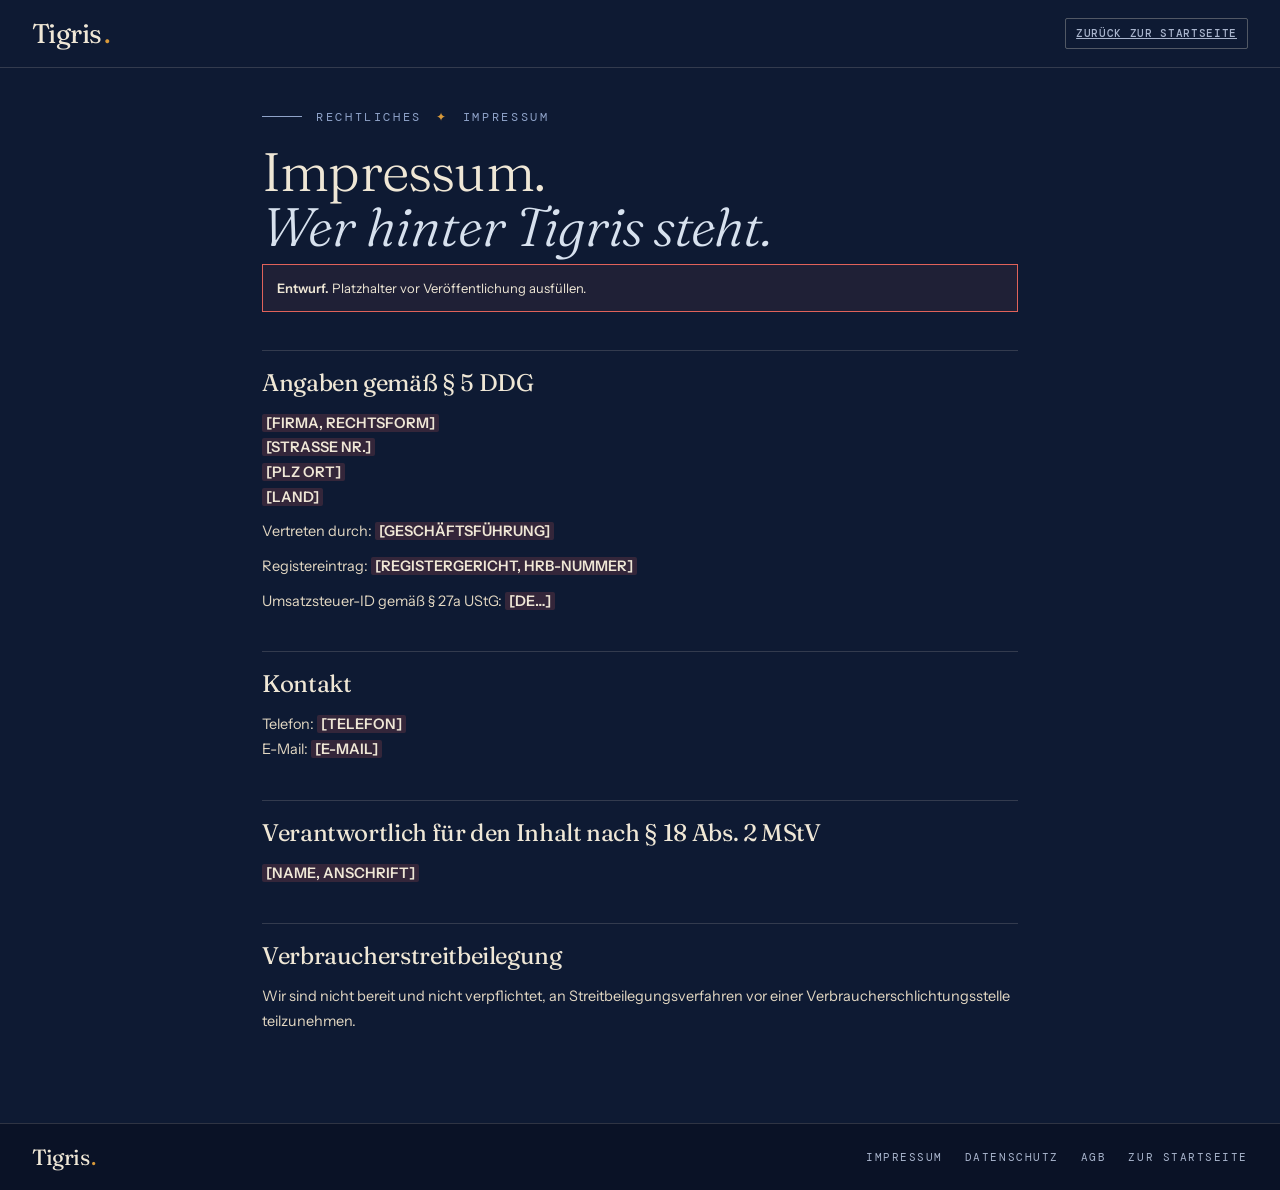
<file: impressum.html>
<!DOCTYPE html>
<html lang="de">
<head>
<meta charset="utf-8">
<meta name="viewport" content="width=device-width,initial-scale=1">
<title>TIGRIS Impressum</title>
<link rel="stylesheet" href="fonts.css">
<link rel="icon" type="image/svg+xml" href="assets/favicon.svg">
<link rel="stylesheet" href="base.css?v=8">
</head>
<body>
<div class="top"><a class="mark" href="./">Tigris<i class="dot">.</i></a><a href="./" class="btn sm ghost">Zurück zur Startseite</a></div>
<main class="legal">
<div class="kicker">Rechtliches <span class="spark">✦</span> Impressum</div>
<h1>Impressum.<br><em>Wer hinter Tigris steht.</em></h1>
<p class="draft"><b>Entwurf.</b> Platzhalter vor Veröffentlichung ausfüllen.</p>
<h2>Angaben gemäß § 5 DDG</h2>
<p><span class="ph">[FIRMA, RECHTSFORM]</span><br><span class="ph">[STRASSE NR.]</span><br><span class="ph">[PLZ ORT]</span><br><span class="ph">[LAND]</span></p>
<p>Vertreten durch: <span class="ph">[GESCHÄFTSFÜHRUNG]</span></p>
<p>Registereintrag: <span class="ph">[REGISTERGERICHT, HRB-NUMMER]</span></p>
<p>Umsatzsteuer-ID gemäß § 27a UStG: <span class="ph">[DE…]</span></p>
<h2>Kontakt</h2>
<p>Telefon: <span class="ph">[TELEFON]</span><br>E-Mail: <span class="ph">[E-MAIL]</span></p>
<h2>Verantwortlich für den Inhalt nach § 18 Abs. 2 MStV</h2>
<p><span class="ph">[NAME, ANSCHRIFT]</span></p>
<h2>Verbraucherstreitbeilegung</h2>
<p>Wir sind nicht bereit und nicht verpflichtet, an Streitbeilegungsverfahren vor einer Verbraucherschlichtungsstelle teilzunehmen.</p>
</main>
<footer class="lf"><a class="mark" href="./">Tigris<i class="dot">.</i></a><a href="impressum.html">Impressum</a><a href="datenschutz.html">Datenschutz</a><a href="agb.html">AGB</a><a href="./">Zur Startseite</a></footer>
</body>
</html>
</file>
<file: fonts.css>
/* Selbst gehostete Schriften (SIL Open Font License, siehe fonts/OFL-*.txt) – keine Verbindung zu Google */
@font-face{font-family:"Fraunces";font-style:normal;font-weight:300;font-display:swap;src:url(fonts/fraunces-latin-300-normal.woff2) format("woff2")}
@font-face{font-family:"Fraunces";font-style:normal;font-weight:400;font-display:swap;src:url(fonts/fraunces-latin-400-normal.woff2) format("woff2")}
@font-face{font-family:"Fraunces";font-style:normal;font-weight:500;font-display:swap;src:url(fonts/fraunces-latin-500-normal.woff2) format("woff2")}
@font-face{font-family:"Fraunces";font-style:normal;font-weight:600;font-display:swap;src:url(fonts/fraunces-latin-600-normal.woff2) format("woff2")}
@font-face{font-family:"Fraunces";font-style:italic;font-weight:300;font-display:swap;src:url(fonts/fraunces-latin-300-italic.woff2) format("woff2")}
@font-face{font-family:"Fraunces";font-style:italic;font-weight:400;font-display:swap;src:url(fonts/fraunces-latin-400-italic.woff2) format("woff2")}
@font-face{font-family:"Fraunces";font-style:italic;font-weight:500;font-display:swap;src:url(fonts/fraunces-latin-500-italic.woff2) format("woff2")}
@font-face{font-family:"Fraunces";font-style:italic;font-weight:600;font-display:swap;src:url(fonts/fraunces-latin-600-italic.woff2) format("woff2")}
@font-face{font-family:"Instrument Sans";font-style:normal;font-weight:400;font-display:swap;src:url(fonts/instrument-sans-latin-400-normal.woff2) format("woff2")}
@font-face{font-family:"Instrument Sans";font-style:normal;font-weight:500;font-display:swap;src:url(fonts/instrument-sans-latin-500-normal.woff2) format("woff2")}
@font-face{font-family:"Instrument Sans";font-style:normal;font-weight:600;font-display:swap;src:url(fonts/instrument-sans-latin-600-normal.woff2) format("woff2")}
@font-face{font-family:"DM Mono";font-style:normal;font-weight:400;font-display:swap;src:url(fonts/dm-mono-latin-400-normal.woff2) format("woff2")}
@font-face{font-family:"DM Mono";font-style:normal;font-weight:500;font-display:swap;src:url(fonts/dm-mono-latin-500-normal.woff2) format("woff2")}
</file>
<file: base.css>
/* Gemeinsame Basis für admin.html und die Rechtsseiten (gleiche Tokens wie index.html) */
:root{
  --ink:#0A1226; --navy:#1B2C55; --navy-d:#13224A; --navy-dd:#0E1A33;
  --cream:#EFE7D6; --cream-d:#A9B5CD; --blue:#8FA3C9; --red:#E0625A;
  --line:rgba(239,231,214,.16); --line2:rgba(239,231,214,.3);
  --serif:"Fraunces","Iowan Old Style",Georgia,serif;
  --sans:"Instrument Sans",-apple-system,"Helvetica Neue",Arial,sans-serif;
  --mono:"DM Mono",ui-monospace,Menlo,monospace;
  --cobalt:#2C4F9E; --koi:#4B66B8; --ice:#D7E1EE; --linen:#E3D8C3; --amber:#D99A3A;
  --muted-p:#56607A; --muted-l:#4A5470; --pline:rgba(14,26,51,.16); --pline2:rgba(14,26,51,.32);
}
*{box-sizing:border-box;margin:0;padding:0}
body{background:var(--navy-dd);color:var(--cream);font-family:var(--sans);font-size:14px;line-height:1.5;-webkit-font-smoothing:antialiased}
a{color:var(--cream)}
button{font:inherit;color:inherit;cursor:pointer;background:none;border:0}
input,select{font:inherit;color:var(--cream)}
h1,h2,h3{font-family:var(--serif);font-weight:400;letter-spacing:-.015em}
.btn{display:inline-flex;align-items:center;gap:8px;padding:10px 18px;border:1px solid var(--cream);border-radius:2px;font-family:var(--mono);font-weight:500;letter-spacing:.06em;text-transform:uppercase;font-size:12px;transition:.15s}
.btn:hover{background:var(--cream);color:var(--navy-dd)}
.btn.solid{background:var(--cream);color:var(--navy-dd)}.btn.solid:hover{background:var(--linen)}
.btn.sm{padding:6px 10px;font-size:11px}
.btn.ghost{border-color:var(--line2);color:var(--cream-d)}
.fld{display:flex;flex-direction:column;gap:3px;font-size:10px;letter-spacing:.12em;text-transform:uppercase;color:var(--cream-d)}
.fld input{background:var(--navy-dd);border:1px solid var(--line);padding:7px 8px;font-size:13px;letter-spacing:0;text-transform:none;border-radius:2px;width:100%}
.mark{display:inline-flex;align-items:baseline;gap:2px;font-family:var(--serif);font-size:27px;letter-spacing:-.02em;font-weight:400;line-height:1;color:var(--cream);text-decoration:none}
.mark .dot{font-style:normal;color:var(--amber)}
.top{display:flex;justify-content:space-between;align-items:center;padding:18px 32px;border-bottom:1px solid var(--line);gap:12px;flex-wrap:wrap}
/* Rechtsseiten */
.legal{max-width:820px;margin:0 auto;padding:40px 32px 80px}
.legal h1{font-size:clamp(34px,5vw,54px);font-weight:300;line-height:1.02;margin-bottom:10px}.legal h1 em{font-style:italic;color:var(--ice)}
.legal .meta{color:var(--cream-d);font-family:var(--mono);font-size:11px;letter-spacing:.14em;text-transform:uppercase;margin-bottom:22px}
.legal .draft{border:1px solid var(--red);color:var(--cream);padding:12px 14px;font-size:13px;margin-bottom:28px;background:rgba(224,98,90,.08)}
.legal h2{font-size:24px;font-weight:400;margin:38px 0 10px;padding-top:14px;border-top:1px solid var(--line)}
.legal h3{font-size:11px;margin:22px 0 8px;font-family:var(--mono);font-weight:500;letter-spacing:.18em;text-transform:uppercase;color:var(--blue)}
.legal p,.legal li{color:var(--linen);font-size:14.5px;line-height:1.7;margin-bottom:10px}
.legal ul,.legal ol{padding-left:22px;margin-bottom:12px}
.legal .ph{background:rgba(224,98,90,.18);color:var(--cream);padding:0 4px;border-radius:2px;font-weight:600}
.legal table{border-collapse:collapse;width:100%;margin:10px 0 16px;font-size:13.5px}
.legal td,.legal th{border:1px solid var(--line2);padding:8px 10px;text-align:left;vertical-align:top}
.legal th{background:rgba(239,231,214,.06)}
.legal nav.toc{columns:2;column-gap:28px;font-size:13px;margin-bottom:8px}
.legal nav.toc a{display:block;color:var(--cream-d);text-decoration:none;padding:2px 0}
.legal nav.toc a:hover{color:var(--cream)}
footer.lf{border-top:1px solid var(--line);padding:22px 32px;display:flex;gap:22px;flex-wrap:wrap;align-items:center;font-family:var(--mono);font-size:11px;letter-spacing:.14em;text-transform:uppercase;color:var(--cream-d);background:var(--ink)}
footer.lf a{color:var(--cream-d);text-decoration:none}footer.lf a:hover{color:var(--cream)}
footer.lf .mark{font-size:22px;text-transform:none;letter-spacing:-.02em;color:var(--cream);margin-right:auto}
.kicker{display:flex;align-items:center;gap:14px;font-family:var(--mono);font-size:12px;letter-spacing:.22em;text-transform:uppercase;color:var(--blue);margin-bottom:18px}
.kicker::before{content:"";width:40px;height:1px;background:currentColor}
.spark{color:var(--amber)}
@media(max-width:640px){.legal{padding:28px 16px 60px}.legal h1{font-size:30px}.top,footer.lf{padding-left:16px;padding-right:16px}.legal nav.toc{columns:1}.legal table{display:block;overflow-x:auto}}
</file>
